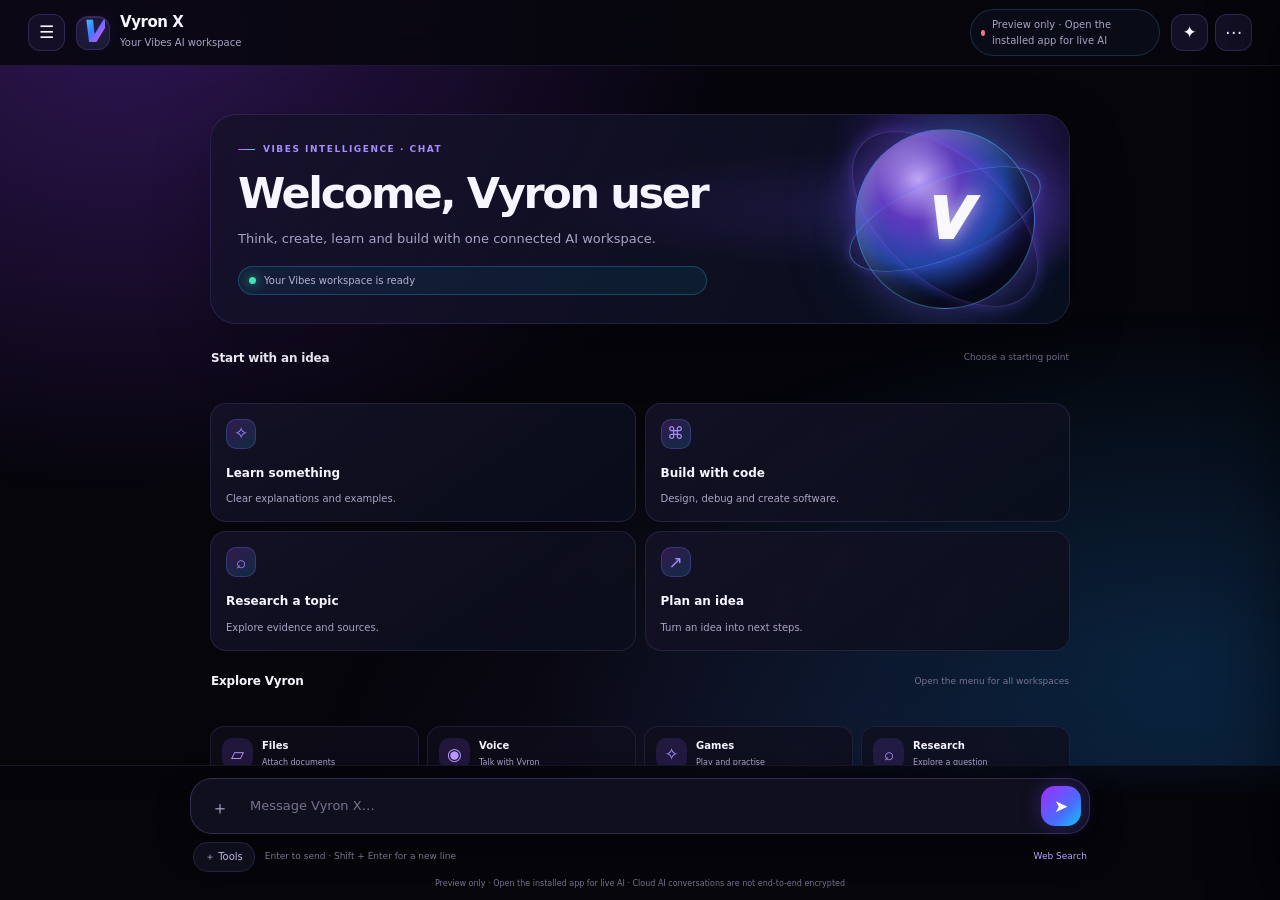
<file: VyronX/app/src/main/assets/vyron/index.html>
<!doctype html>
<html lang="en" data-theme="vibes">
<head>
<meta charset="utf-8">
<meta name="viewport" content="width=device-width, initial-scale=1, viewport-fit=cover">
<meta name="theme-color" content="#060713">
<meta name="color-scheme" content="dark light">
<meta http-equiv="Content-Security-Policy" content="default-src 'none'; script-src 'sha256-dBngwMxZv3cdcZd6KHBiAvwBTnxflR2Amgm6mso7zkU='; style-src 'unsafe-inline'; img-src 'self' data: blob:; font-src 'self' data:; connect-src 'none'; frame-src 'none'; child-src 'none'; object-src 'none'; base-uri 'none'; form-action 'none'">
<meta name="description" content="Vyron X — your Vibes AI workspace for conversations, code, research, files and voice.">
<title>Vyron X · Vibes</title>
<style>
:root{color-scheme:dark;--bg:#060713;--surface:rgba(13,16,36,.82);--panel:rgba(12,15,35,.88);--card:rgba(19,24,52,.82);--card-2:rgba(26,29,66,.78);--line:rgba(139,126,255,.22);--line-strong:rgba(71,190,255,.45);--text:#f7f6ff;--muted:#aaa8cf;--muted-2:#7e83b0;--purple:#a955ff;--magenta:#e044ff;--blue:#397dff;--cyan:#22dcf6;--green:#35e3ad;--danger:#ff7187;--user:rgba(72,47,133,.42);--code:#050817;--glow-a:rgba(176,66,255,.22);--glow-b:rgba(24,197,255,.18);--shadow:0 22px 70px rgba(0,0,0,.42);--radius:20px;--sidebar:258px;--inspector:310px}
[data-theme=aurora]{--bg:#0b0618;--surface:rgba(25,12,43,.84);--panel:rgba(20,10,38,.9);--card:rgba(38,17,58,.8);--card-2:rgba(49,20,70,.78);--purple:#c04dff;--magenta:#f04cff;--blue:#6d70ff;--cyan:#35e8ec;--line:rgba(223,91,255,.22);--line-strong:rgba(58,226,241,.46);--glow-a:rgba(214,50,255,.24);--glow-b:rgba(40,222,232,.16);--user:rgba(92,32,126,.38)}
[data-theme=ocean]{--bg:#041020;--surface:rgba(8,24,48,.86);--panel:rgba(7,21,44,.92);--card:rgba(10,35,65,.82);--card-2:rgba(14,46,79,.8);--purple:#647cff;--magenta:#7a71ff;--blue:#328bff;--cyan:#28e0f1;--line:rgba(77,155,255,.22);--line-strong:rgba(43,212,244,.48);--glow-a:rgba(47,109,255,.22);--glow-b:rgba(26,217,243,.17);--user:rgba(29,66,130,.4)}
[data-theme=emerald]{--bg:#041515;--surface:rgba(8,31,34,.86);--panel:rgba(6,26,30,.92);--card:rgba(10,43,46,.82);--card-2:rgba(13,55,56,.8);--purple:#8d82ff;--magenta:#cf68ee;--blue:#438cff;--cyan:#3ce8cb;--green:#45efb3;--line:rgba(73,222,187,.2);--line-strong:rgba(61,235,195,.47);--glow-a:rgba(91,89,255,.17);--glow-b:rgba(39,231,179,.18);--user:rgba(17,93,84,.35)}
[data-theme=royal]{--bg:#110819;--surface:rgba(34,15,39,.87);--panel:rgba(27,12,34,.92);--card:rgba(48,20,49,.82);--card-2:rgba(58,23,57,.8);--purple:#c05cff;--magenta:#f05dbd;--blue:#786dff;--cyan:#f0a7d8;--line:rgba(235,111,198,.22);--line-strong:rgba(250,166,203,.45);--glow-a:rgba(231,59,174,.2);--glow-b:rgba(255,173,109,.14);--user:rgba(110,34,90,.36)}
[data-theme=amoled]{--bg:#000;--surface:rgba(7,6,13,.92);--panel:rgba(5,5,12,.96);--card:rgba(12,10,19,.88);--card-2:rgba(19,14,31,.84);--glow-a:rgba(170,49,255,.17);--glow-b:rgba(24,190,242,.13)}
[data-theme=light]{color-scheme:light;--bg:#f1f4ff;--surface:rgba(255,255,255,.78);--panel:rgba(247,249,255,.88);--card:rgba(255,255,255,.82);--card-2:rgba(239,242,255,.88);--line:rgba(89,93,170,.18);--line-strong:rgba(88,121,229,.38);--text:#19192f;--muted:#626985;--muted-2:#858ba5;--purple:#8650e8;--magenta:#c13dd8;--blue:#4777e9;--cyan:#009fc4;--green:#078c70;--user:rgba(221,224,255,.86);--code:#edf0fb;--glow-a:rgba(151,91,237,.12);--glow-b:rgba(17,177,221,.1);--shadow:0 18px 50px rgba(39,50,95,.10)}
*{box-sizing:border-box}html,body{height:100%;margin:0}body{background:var(--bg);color:var(--text);font:14px/1.55 Inter,ui-sans-serif,system-ui,-apple-system,"Segoe UI",Roboto,sans-serif;overflow:hidden}button,textarea{font:inherit;color:inherit}button{cursor:pointer}button:disabled{opacity:.48;cursor:not-allowed}:focus-visible{outline:2px solid var(--cyan);outline-offset:3px}::selection{background:rgba(168,85,247,.35)}
.app{display:grid;grid-template-columns:var(--sidebar) minmax(0,1fr) var(--inspector);height:100vh;height:100dvh;overflow:hidden;position:relative;background:radial-gradient(ellipse at 8% 0%,var(--glow-a),transparent 42%),radial-gradient(ellipse at 100% 92%,var(--glow-b),transparent 42%),var(--bg)}.app.panel-hidden{grid-template-columns:var(--sidebar) minmax(0,1fr)}.app.panel-hidden .panel{display:none}
.sidebar{position:relative;z-index:30;display:flex;flex-direction:column;gap:18px;min-width:0;overflow-y:auto;padding:22px 15px 14px;background:linear-gradient(180deg,var(--panel),color-mix(in srgb,var(--panel) 94%,var(--purple)));border-right:1px solid var(--line)}.brand{display:flex;align-items:center;gap:11px;padding:0 7px 8px}.logo{width:48px;height:48px;flex:none;display:grid;place-items:center;border-radius:15px}.logo{border:1px solid var(--line-strong);background:linear-gradient(145deg,color-mix(in srgb,var(--purple) 22%,transparent),color-mix(in srgb,var(--blue) 14%,transparent));box-shadow:inset 0 1px 0 rgba(255,255,255,.12),0 0 22px var(--glow-a);backdrop-filter:blur(14px)}.brand-mark{font-size:39px;font-weight:950;font-style:italic;line-height:.9;letter-spacing:-.12em;padding-right:5px;background:linear-gradient(125deg,var(--cyan) 4%,var(--blue) 45%,var(--magenta) 84%);background-clip:text;-webkit-background-clip:text;color:transparent;-webkit-text-fill-color:transparent;filter:drop-shadow(0 0 9px var(--glow-a))}.brand-name{font-size:22px;font-weight:780;letter-spacing:-.055em;line-height:1}.brand-name b{background:linear-gradient(95deg,#c04fff,#22d8f5);background-clip:text;color:transparent}.brand-tag{font-size:10px;color:var(--muted);letter-spacing:.07em;margin-top:6px}.sidebar-new{width:100%;border:1px solid var(--line-strong);border-radius:14px;padding:12px 14px;background:linear-gradient(105deg,rgba(119,57,232,.23),rgba(30,114,255,.14));text-align:left;font-weight:650;box-shadow:0 10px 28px rgba(45,58,160,.13)}.sidebar-new span{margin-right:9px;color:var(--cyan);font-size:17px}.nav{display:flex;flex-direction:column;gap:5px}.nav button{width:100%;display:flex;align-items:center;gap:12px;position:relative;border:1px solid transparent;background:transparent;padding:10px 12px;border-radius:12px;text-align:left;color:var(--muted);font-size:13px;transition:background .18s,border-color .18s,color .18s}.nav button:hover,.recent button:hover{background:rgba(107,113,255,.10);color:var(--text)}.nav button[aria-current=page]{border-color:rgba(111,105,255,.28);background:linear-gradient(100deg,rgba(137,65,240,.22),rgba(30,129,255,.11));color:var(--text);box-shadow:inset 2px 0 0 var(--magenta)}.nav .ico{width:23px;text-align:center;color:var(--cyan);font-size:17px}.nav .dot{position:absolute;right:13px;width:7px;height:7px;border-radius:50%;background:var(--green);box-shadow:0 0 9px var(--green)}.section-label{font-size:10px;color:var(--muted-2);text-transform:uppercase;letter-spacing:.13em;padding:13px 7px 3px;border-top:1px solid var(--line)}.recent{list-style:none;margin:0;padding:0;display:flex;flex-direction:column;gap:3px}.recent button{width:100%;border:0;background:transparent;text-align:left;padding:8px 10px;border-radius:10px;color:var(--muted);white-space:nowrap;overflow:hidden;text-overflow:ellipsis;font-size:11.5px}.recent button[aria-current=true]{background:var(--card-2);color:var(--text)}.recent-empty{color:var(--muted-2);font-size:11px;padding:9px 10px}.user-card{margin-top:auto;display:flex;align-items:center;gap:10px;padding:13px 6px 5px;border-top:1px solid var(--line);min-width:0}.avatar{width:38px;height:38px;border-radius:13px;background:linear-gradient(145deg,#05cce9,#6654fa 56%,#b239ee);display:grid;place-items:center;font-weight:850;flex:none;color:white;box-shadow:0 0 19px rgba(77,113,255,.27)}.user-meta{min-width:0;flex:1}.user-name{font-size:12px;font-weight:700;overflow:hidden;text-overflow:ellipsis;white-space:nowrap}.user-email{font-size:10px;color:var(--muted);overflow:hidden;text-overflow:ellipsis;white-space:nowrap}.plan{font-size:10px;color:var(--green);margin-top:3px}
.chat{position:relative;isolation:isolate;display:flex;flex-direction:column;min-width:0;min-height:0;background:var(--bg);overflow:hidden}.chat::before{content:"";position:absolute;z-index:-1;inset:0;background:radial-gradient(ellipse at 8% 4%,var(--glow-a),transparent 38%),radial-gradient(ellipse at 92% 74%,var(--glow-b),transparent 39%),radial-gradient(ellipse at 54% 112%,color-mix(in srgb,var(--purple) 9%,transparent),transparent 45%);opacity:.95;pointer-events:none}.chat>*{position:relative;z-index:1}.topbar{display:flex;align-items:center;gap:11px;padding:12px clamp(14px,2.5vw,28px);border-bottom:1px solid var(--line);background:color-mix(in srgb,var(--surface) 82%,transparent);backdrop-filter:blur(18px);min-height:70px}.top-brand{display:flex;align-items:center;gap:10px;min-width:0;flex:1}.top-mark{width:37px;height:37px;display:grid;place-items:center;flex:none}.top-mark{border-radius:12px;background:linear-gradient(145deg,color-mix(in srgb,var(--purple) 15%,transparent),color-mix(in srgb,var(--cyan) 10%,transparent));border:1px solid var(--line);box-shadow:inset 0 1px 0 rgba(255,255,255,.1)}.top-mark .brand-mark{font-size:31px}.top-title{display:flex;flex-direction:column;min-width:0}.top-title b{font-size:16px;letter-spacing:-.03em;line-height:1.15}.top-title span{font-size:10px;color:var(--muted);margin-top:4px;overflow:hidden;text-overflow:ellipsis;white-space:nowrap}.top-actions{display:flex;gap:8px;align-items:center}.icon-btn{width:39px;height:39px;border-radius:13px;border:1px solid var(--line);background:var(--card);display:grid;place-items:center;flex:none;color:var(--text);font-size:17px;transition:transform .18s,border-color .18s,background .18s}.icon-btn:hover{border-color:var(--line-strong);transform:translateY(-1px)}.icon-btn[aria-pressed=true]{border-color:var(--cyan);color:var(--cyan);background:rgba(24,215,245,.09)}.menu-btn{display:none}.connection-pill{display:inline-flex;align-items:center;gap:7px;border:1px solid var(--line);border-radius:99px;padding:6px 10px;font-size:10px;color:var(--muted);max-width:190px}.connection-pill .status-dot{width:6px;height:6px;border-radius:50%;background:var(--green);box-shadow:0 0 8px var(--green)}.connection-pill .status-dot.offline{background:var(--danger);box-shadow:none}
.messages{flex:1;overflow-y:auto;padding:clamp(16px,3vh,30px) clamp(14px,4vw,46px) 26px;display:flex;flex-direction:column;gap:23px;min-height:0;scroll-behavior:smooth;overscroll-behavior:contain}.welcome{max-width:900px;width:100%;margin:auto;display:flex;flex-direction:column;padding:12px 0 24px;gap:20px}.welcome-hero{position:relative;isolation:isolate;overflow:hidden;min-height:200px;border:1px solid var(--line-strong);border-radius:26px;padding:clamp(22px,4vw,38px);background:linear-gradient(110deg,rgba(87,39,170,.29),rgba(12,72,143,.23) 58%,rgba(10,17,42,.75));box-shadow:0 24px 70px rgba(23,28,110,.19),inset 0 1px 0 rgba(255,255,255,.06)}.welcome-hero::before{content:"";position:absolute;z-index:-1;width:280px;height:280px;right:-36px;top:-86px;border-radius:50%;background:radial-gradient(circle,rgba(31,211,255,.18),rgba(142,41,245,.16) 42%,transparent 70%);filter:blur(4px)}.hero-orb{position:absolute;right:clamp(16px,5vw,62px);top:50%;transform:translateY(-50%);width:138px;height:138px;border-radius:50%;border:1px solid rgba(79,196,255,.42);background:radial-gradient(circle at 35% 28%,rgba(29,227,255,.42),rgba(89,74,255,.18) 42%,rgba(126,37,214,.13) 64%,transparent 70%);box-shadow:0 0 45px rgba(76,86,255,.25),inset 0 0 40px rgba(45,199,255,.15)}.hero-orb::before,.hero-orb::after{content:"";position:absolute;inset:14px;border:1px solid rgba(119,125,255,.45);border-radius:50%;transform:rotate(-28deg) scaleX(1.22)}.hero-orb::after{inset:28px;border-color:rgba(31,218,245,.6);transform:rotate(38deg) scaleX(1.18)}.hero-orb span{position:absolute;inset:0;display:grid;place-items:center;font-size:51px;font-weight:950;letter-spacing:-.14em;color:white;text-shadow:0 0 20px #37dfff,0 0 35px #983eff}.eyebrow{display:flex;align-items:center;gap:8px;color:#78eaff;font-size:10px;font-weight:750;letter-spacing:.15em;text-transform:uppercase}.eyebrow::before{content:"";width:17px;height:1px;background:linear-gradient(90deg,var(--magenta),var(--cyan))}.welcome h1{font-size:clamp(27px,4.1vw,42px);letter-spacing:-.055em;line-height:1.08;margin:16px 0 10px;max-width:580px}.welcome h1 .shine{background:linear-gradient(95deg,#d46aff,#55caff);background-clip:text;color:transparent}.welcome p{color:var(--muted);max-width:530px;margin:0;font-size:13px}.hero-copy{position:relative;z-index:2;max-width:66%}.hero-status{display:inline-flex;align-items:center;gap:7px;margin-top:18px;border:1px solid rgba(24,215,245,.25);background:rgba(24,215,245,.07);border-radius:99px;padding:6px 10px;color:#9deeff;font-size:10px}.hero-status i{width:6px;height:6px;border-radius:50%;background:var(--green);box-shadow:0 0 7px var(--green)}.section-heading{display:flex;align-items:end;justify-content:space-between;gap:12px;margin-top:2px}.section-heading strong{font-size:14px;letter-spacing:-.015em}.section-heading span{font-size:10px;color:var(--muted)}.welcome-prompts{display:grid;grid-template-columns:repeat(4,minmax(0,1fr));gap:10px;width:100%;margin-top:0}.prompt-card{position:relative;min-height:112px;border:1px solid var(--line);background:linear-gradient(155deg,var(--card-2),color-mix(in srgb,var(--surface) 80%,transparent));padding:14px;border-radius:17px;text-align:left;font-size:11px;line-height:1.5;color:var(--muted);transition:transform .18s,border-color .18s,box-shadow .18s;overflow:hidden}.prompt-card:hover{border-color:var(--line-strong);transform:translateY(-2px);box-shadow:0 12px 28px rgba(58,65,150,.13)}.prompt-card b{display:block;font-size:12px;color:var(--text);margin:10px 0 4px}.prompt-icon{display:grid;place-items:center;width:30px;height:30px;border-radius:10px;background:linear-gradient(145deg,rgba(176,68,255,.20),rgba(27,194,255,.15));border:1px solid rgba(117,126,255,.25);color:#7feaff;font-size:15px}.ecosystem-row{display:grid;grid-template-columns:repeat(3,minmax(0,1fr));gap:10px}.eco-card{display:flex;align-items:center;gap:11px;text-align:left;border:1px solid var(--line);border-radius:15px;padding:12px;background:rgba(11,17,38,.66);min-width:0}.eco-card:hover{border-color:var(--line-strong);background:var(--card)}.eco-icon{width:34px;height:34px;border-radius:11px;display:grid;place-items:center;flex:none;background:rgba(91,91,255,.14);color:#92caff;font-size:17px}.eco-card b{display:block;font-size:11px}.eco-card small{display:block;color:var(--muted);font-size:10px;margin-top:2px}.home-footnote{font-size:10px;color:var(--muted-2);text-align:center;margin:0}
.msg{max-width:100%;display:flex;flex-direction:column;gap:7px;animation:message-in .2s ease-out}.msg.user{align-self:flex-end;max-width:min(760px,88%);align-items:flex-end}.msg.assistant{align-self:flex-start;max-width:min(920px,100%)}@keyframes message-in{from{opacity:0;transform:translateY(5px)}to{opacity:1;transform:translateY(0)}}.meta{display:flex;gap:8px;align-items:center;font-size:10px;color:var(--muted)}.meta b{color:var(--text);font-weight:700}.pill{font-size:9px;color:#92eaff;border:1px solid rgba(24,215,245,.3);background:rgba(24,215,245,.07);border-radius:999px;padding:2px 8px}.bubble{background:linear-gradient(145deg,rgba(35,42,91,.93),rgba(19,30,65,.90));border:1px solid rgba(108,127,255,.25);border-radius:18px;padding:13px 16px;overflow-wrap:anywhere;max-width:100%;box-shadow:0 12px 32px rgba(0,0,0,.12)}[data-theme=light] .bubble{background:linear-gradient(145deg,#edf0ff,#f7f8ff)}.msg.assistant .bubble{background:transparent;border:0;padding:0;width:100%;box-shadow:none}.bubble p{margin:0 0 10px}.bubble p:last-child{margin-bottom:0}.bubble ul,.bubble ol{margin:7px 0 11px;padding-left:23px}.bubble li{margin:4px 0}.bubble a{color:var(--cyan);text-decoration:underline;overflow-wrap:anywhere}.inline-code{font-family:ui-monospace,Consolas,monospace;background:var(--code);border:1px solid var(--line);padding:2px 5px;border-radius:6px;font-size:.92em}.codeblock{margin:13px 0;border:1px solid var(--line-strong);border-radius:15px;overflow:hidden;background:var(--code);min-width:0;box-shadow:0 12px 35px rgba(0,0,0,.18)}.cb-head{display:flex;align-items:center;gap:10px;padding:9px 12px;border-bottom:1px solid var(--line);font-size:10px;background:rgba(85,104,214,.08)}.cb-name{flex:1;min-width:0;overflow:hidden;text-overflow:ellipsis;white-space:nowrap;color:var(--muted)}.cb-lang{color:#8ddfff}.cb-copy{border:1px solid var(--line);background:var(--card);border-radius:8px;padding:5px 9px;font-size:10px;flex:none}.codeblock pre{margin:0;padding:13px 15px;overflow:auto;font:12px/1.65 ui-monospace,SFMono-Regular,Menlo,Consolas,monospace;white-space:pre;max-height:440px}.typing{display:flex;gap:6px;padding:12px 14px;align-items:center;color:var(--muted);font-size:11px;border:1px solid var(--line);border-radius:14px;background:var(--card);width:max-content}.typing i{width:6px;height:6px;border-radius:50%;background:var(--cyan);animation:bob 1s infinite ease-in-out}.typing i:nth-child(2){animation-delay:.15s}.typing i:nth-child(3){animation-delay:.3s}@keyframes bob{0%,80%,100%{opacity:.3;transform:translateY(0)}40%{opacity:1;transform:translateY(-4px)}}.message-actions{display:flex;gap:6px;flex-wrap:wrap;margin-top:5px}.message-actions button{border:1px solid var(--line);background:var(--card);border-radius:9px;padding:5px 9px;font-size:10px;color:var(--muted)}.message-actions button:hover{border-color:var(--line-strong);color:var(--text)}.message-error{color:var(--danger);font-size:12px;padding:10px 12px;border:1px solid color-mix(in srgb,var(--danger) 45%,transparent);border-radius:12px;background:color-mix(in srgb,var(--danger) 8%,transparent)}
.composer-wrap{padding:11px clamp(12px,3vw,30px) max(12px,env(safe-area-inset-bottom));background:linear-gradient(0deg,var(--bg),color-mix(in srgb,var(--bg) 88%,transparent));border-top:1px solid var(--line)}.composer-shell{max-width:1050px;margin:auto}.attach-strip{display:none;gap:7px;flex-wrap:wrap;margin:0 0 8px}.attach-strip.show{display:flex}.attachment-chip{display:flex;align-items:center;gap:7px;border:1px solid var(--line);background:var(--panel);border-radius:9px;padding:5px 8px;font-size:10px;max-width:100%}.attachment-chip span{overflow:hidden;text-overflow:ellipsis;white-space:nowrap;max-width:190px}.attachment-chip button{border:0;background:transparent;color:var(--muted);font-size:14px;padding:0 2px}.attachment-note{font-size:10px;color:var(--muted);padding:0 4px 6px;display:none}.attachment-note.show{display:block}.composer{display:flex;align-items:flex-end;gap:8px;background:color-mix(in srgb,var(--card) 92%,transparent);border:1px solid var(--line-strong);border-radius:20px;padding:8px 8px 8px 10px;box-shadow:0 0 0 1px rgba(93,102,255,.06),0 16px 45px rgba(0,0,0,.22)}.composer:focus-within{border-color:rgba(35,208,245,.62);box-shadow:0 0 0 3px rgba(35,208,245,.07),0 18px 50px rgba(0,0,0,.22)}.composer .icon-btn{width:36px;height:36px;border:0;background:transparent;color:var(--muted);font-size:18px}.composer textarea{flex:1;min-width:0;border:0;background:transparent;resize:none;padding:8px 4px;max-height:160px;min-height:38px;outline:none;line-height:1.5;font-size:13px}.composer textarea::placeholder{color:var(--muted-2)}.send{width:42px;height:42px;border:0;border-radius:14px;background:linear-gradient(135deg,#a42bff,#476dff 62%,#11c9ed);color:#fff;flex:none;font-size:17px;box-shadow:0 0 20px rgba(103,69,255,.35);transition:transform .18s}.send:hover{transform:scale(1.04)}.quick{display:flex;flex-wrap:wrap;align-items:center;gap:7px;margin-top:9px}.quick button{border:1px solid var(--line);background:rgba(14,21,46,.72);border-radius:10px;padding:6px 10px;font-size:10px;color:var(--muted)}[data-theme=light] .quick button{background:var(--card)}.quick button[aria-pressed=true]{border-color:rgba(24,215,245,.38);color:var(--cyan);background:rgba(24,215,245,.08)}.foot{font-size:9px;color:var(--muted-2);text-align:center;margin:9px 0 0}
.panel{position:relative;z-index:20;background:color-mix(in srgb,var(--panel) 94%,transparent);backdrop-filter:blur(18px);border-left:1px solid var(--line);padding:15px 13px;overflow-y:auto;display:flex;flex-direction:column;gap:12px;min-width:0}.panel-heading{display:flex;align-items:center;justify-content:space-between;padding:2px 3px 5px}.panel-heading strong{font-size:13px}.panel-heading span{font-size:10px;color:var(--muted)}.panel-section{background:color-mix(in srgb,var(--surface) 88%,transparent);border:1px solid var(--line);border-radius:16px;padding:12px}.panel h3{margin:0 0 10px;font-size:11px;display:flex;align-items:center;justify-content:space-between;gap:8px;letter-spacing:.02em}.badge{font-size:9px;color:var(--cyan);background:rgba(24,215,245,.08);border:1px solid rgba(24,215,245,.22);padding:2px 7px;border-radius:99px}.tools{display:grid;grid-template-columns:repeat(4,minmax(0,1fr));gap:6px}.tool{display:flex;flex-direction:column;align-items:center;justify-content:center;gap:5px;border:1px solid var(--line);background:var(--card);border-radius:12px;padding:10px 3px;font-size:9px;color:var(--muted);line-height:1.3}.tool-icon{font-size:17px;color:#9d80ff}.tool[aria-pressed=true]{border-color:rgba(24,215,245,.4);color:var(--cyan);background:rgba(24,215,245,.07)}.chips{display:flex;flex-wrap:wrap;gap:6px}.chips button{border:1px solid var(--line);background:var(--card);border-radius:99px;padding:6px 9px;font-size:9px;color:var(--muted)}.chips button[aria-pressed=true]{border-color:var(--line-strong);color:var(--cyan)}.hint{font-size:9px;line-height:1.5;color:var(--muted);margin:9px 1px}.source-list,.file-list{list-style:none;margin:0;padding:0;display:flex;flex-direction:column;gap:8px}.source-list li,.file-list li{display:flex;align-items:flex-start;gap:8px;min-width:0;padding:8px 0;border-bottom:1px solid var(--line)}.source-list li:last-child,.file-list li:last-child{border-bottom:0}.source-empty,.file-empty{font-size:10px;color:var(--muted);line-height:1.5}.source-icon{width:25px;height:25px;border-radius:8px;display:grid;place-items:center;background:rgba(79,106,255,.15);flex:none}.source-main{min-width:0;flex:1}.source-title{font-size:10px;font-weight:650;overflow-wrap:anywhere}.source-url{font-size:9px;color:var(--cyan);overflow-wrap:anywhere;margin-top:2px}.btn-row{display:flex;gap:7px;margin-top:9px}.btn{border:1px solid var(--line);background:var(--card);border-radius:9px;padding:7px 9px;font-size:9px;flex:1}.btn.primary{border-color:rgba(24,215,245,.35);background:linear-gradient(100deg,rgba(122,57,232,.24),rgba(25,150,216,.15));color:var(--text)}.status-line{display:flex;align-items:center;gap:7px;color:var(--muted);font-size:9px;padding:6px 4px;margin-top:auto}.status-dot{width:7px;height:7px;border-radius:50%;background:var(--green);box-shadow:0 0 8px var(--green)}.status-dot.offline{background:var(--danger);box-shadow:none}.toast{position:fixed;z-index:100;left:50%;bottom:22px;transform:translate(-50%,18px);opacity:0;pointer-events:none;max-width:min(90vw,480px);padding:10px 14px;border:1px solid var(--line-strong);border-radius:12px;background:var(--card);box-shadow:var(--shadow);font-size:11px;text-align:center;transition:opacity .2s,transform .2s}.toast.show{opacity:1;transform:translate(-50%,0)}.mobile-dock{display:none}
@media(max-width:1180px){.app{grid-template-columns:var(--sidebar) minmax(0,1fr)}.app.panel-hidden{grid-template-columns:var(--sidebar) minmax(0,1fr)}.panel{position:absolute;right:0;top:0;bottom:0;width:min(340px,88vw);box-shadow:-22px 0 60px rgba(0,0,0,.34);transform:translateX(105%);transition:transform .23s ease}.app.panel-open .panel{display:flex;transform:translateX(0)}.app.panel-hidden .panel{display:flex;transform:translateX(105%)}.panel-open::after{content:"";position:absolute;inset:0;background:rgba(0,0,0,.32);z-index:15}.messages{padding-left:clamp(14px,4vw,36px);padding-right:clamp(14px,4vw,36px)}}
@media(max-width:760px){.app{display:block}.sidebar{position:fixed;inset:0 auto 0 0;width:min(290px,86vw);height:100dvh;transform:translateX(-105%);transition:transform .23s ease;box-shadow:20px 0 70px rgba(0,0,0,.45)}.app.nav-open .sidebar{transform:translateX(0)}.app.nav-open::after{content:"";position:fixed;inset:0;background:rgba(0,0,0,.42);z-index:25}.chat{height:100dvh;height:100%;min-height:0}.topbar{min-height:60px;padding:9px 12px}.menu-btn{display:grid}.connection-pill{display:none}.top-mark{width:32px;height:32px}.top-title b{font-size:14px}.icon-btn{width:36px;height:36px;border-radius:12px}.messages{padding:15px 13px 20px;gap:18px}.welcome{padding:6px 0 20px;gap:15px}.welcome-hero{min-height:175px;border-radius:21px;padding:22px 18px}.hero-copy{max-width:76%}.welcome h1{font-size:27px;margin:13px 0 8px}.welcome p{font-size:11px}.hero-orb{width:92px;height:92px;right:-7px;opacity:.72}.hero-orb span{font-size:36px}.hero-status{margin-top:13px;font-size:9px}.section-heading strong{font-size:12px}.welcome-prompts{grid-template-columns:repeat(2,minmax(0,1fr));gap:8px}.prompt-card{min-height:104px;padding:11px;font-size:10px}.prompt-card b{font-size:11px}.ecosystem-row{grid-template-columns:repeat(2,minmax(0,1fr));gap:8px}.eco-card{padding:10px}.composer-wrap{padding:8px 10px max(10px,env(safe-area-inset-bottom));padding-bottom:calc(70px + env(safe-area-inset-bottom))}.composer{border-radius:18px}.composer textarea{font-size:12px}.quick{gap:5px;flex-wrap:nowrap;overflow-x:auto;padding-bottom:2px;scrollbar-width:none}.quick::-webkit-scrollbar{display:none}.quick button{white-space:nowrap;font-size:9px;padding:6px 8px}.foot{font-size:8px}.mobile-dock{display:flex;position:fixed;z-index:12;left:10px;right:10px;bottom:max(8px,env(safe-area-inset-bottom));height:49px;align-items:center;justify-content:space-around;padding:4px 7px;border:1px solid var(--line-strong);border-radius:17px;background:color-mix(in srgb,var(--panel) 90%,transparent);backdrop-filter:blur(20px);box-shadow:0 10px 35px rgba(0,0,0,.32)}.mobile-dock button{border:0;background:transparent;color:var(--muted);font-size:17px;display:grid;place-items:center;gap:1px;min-width:46px;padding:3px 7px}.mobile-dock button span{font-size:8px}.mobile-dock button.active{color:var(--cyan)}.mobile-dock .dock-create{width:39px;height:39px;border-radius:13px;color:white;background:linear-gradient(145deg,#a42bff,#396fff,#11c9ed);font-size:20px;box-shadow:0 0 17px rgba(99,73,255,.42)}.msg.user{max-width:93%}.codeblock pre{font-size:11px}.panel{width:min(340px,90vw)}.toast{bottom:74px}}
@media(max-width:390px){.top-actions{gap:5px}.top-actions .icon-btn{width:33px;height:33px}.hero-copy{max-width:83%}.hero-orb{right:-28px;opacity:.54}.welcome h1{font-size:24px}.eco-card{gap:8px}.eco-icon{width:30px;height:30px}.quick button{font-size:8px}}
@media(prefers-reduced-motion:reduce){*,*::before,*::after{scroll-behavior:auto!important;animation-duration:.01ms!important;animation-iteration-count:1!important;transition-duration:.01ms!important}}

/* VYRON X VISUAL RESET — Vibes signature */
.nav-card[hidden],.recent li[hidden]{display:none!important}
:root{--bg:#05050a;--surface:rgba(13,12,24,.88);--panel:rgba(9,8,18,.97);--card:rgba(17,16,31,.88);--card-2:rgba(27,22,48,.88);--line:rgba(145,113,255,.20);--line-strong:rgba(91,178,255,.46);--text:#f7f5ff;--muted:#a9a4c5;--muted-2:#77718f;--purple:#9b5cff;--magenta:#e14dff;--blue:#397dff;--cyan:#37d8ff;--glow-a:rgba(147,65,255,.20);--glow-b:rgba(31,154,255,.16);--radius:22px}
html,body{background:#05050a}body{background:radial-gradient(ellipse at 12% 4%,rgba(115,45,205,.14),transparent 38%),radial-gradient(ellipse at 95% 95%,rgba(29,110,222,.13),transparent 42%),#05050a}
.app{display:block;height:100dvh;min-height:0;background:transparent;overflow:hidden}
.chat{height:100dvh;min-height:0;background:transparent}
.topbar{min-height:62px;padding:9px clamp(12px,3vw,28px);border-bottom:1px solid rgba(151,123,255,.14);background:rgba(7,6,13,.84);backdrop-filter:blur(22px)}
.top-brand{flex:1}.top-mark{width:34px;height:34px;border-radius:12px}.top-mark .brand-mark{font-size:29px}.top-title b{font-size:15px}.top-title span{font-size:10px}.menu-btn{display:grid}.top-actions{gap:7px}.icon-btn{width:37px;height:37px;border-radius:12px;background:rgba(24,19,44,.78);border-color:rgba(154,126,255,.21)}
.connection-pill{padding:7px 10px;border-radius:999px;background:rgba(14,18,35,.55);border-color:rgba(88,201,255,.18);font-size:10px}
.sidebar{position:fixed;inset:0;z-index:90;width:100%;height:100dvh;min-width:0;display:grid;grid-template-rows:auto auto minmax(0,1fr) auto;gap:0;padding:max(18px,env(safe-area-inset-top)) clamp(16px,4vw,46px) max(15px,env(safe-area-inset-bottom));overflow:hidden;transform:translateY(105%);transition:transform .28s cubic-bezier(.2,.85,.25,1);background:radial-gradient(ellipse at 15% 0%,rgba(121,57,218,.21),transparent 42%),radial-gradient(ellipse at 100% 90%,rgba(22,134,235,.16),transparent 45%),linear-gradient(145deg,#080710,#05060d 55%,#080711);border:0;box-shadow:0 0 0 1px rgba(170,134,255,.13) inset}
#app.nav-open .sidebar{transform:translateY(0)}
#app.nav-open::after{display:none}
.drawer-head{display:flex;align-items:center;justify-content:space-between;gap:14px;padding:2px 1px 18px;border-bottom:1px solid rgba(157,128,255,.16)}
.drawer-head .brand{padding:0;gap:13px}.drawer-head .logo{width:48px;height:48px;border-radius:16px}.drawer-head .brand-name{font-size:24px}.drawer-head .brand-tag{font-size:9px}.drawer-close{width:42px;height:42px;font-size:25px;border-radius:14px;background:rgba(32,26,53,.74)}
.drawer-actions{display:grid;grid-template-columns:minmax(130px,.32fr) minmax(0,1fr);gap:12px;padding:18px 0 16px}
.sidebar-new{display:flex;align-items:center;justify-content:center;gap:8px;min-height:47px;border:1px solid rgba(90,188,255,.35);border-radius:15px;background:linear-gradient(105deg,rgba(135,63,231,.32),rgba(36,112,255,.20));font-size:13px;box-shadow:0 12px 35px rgba(75,64,184,.17)}
.sidebar-new span{margin:0;font-size:18px}.drawer-search{display:flex;align-items:center;gap:10px;min-width:0;padding:0 14px;border:1px solid rgba(145,125,207,.18);border-radius:15px;background:rgba(13,13,25,.75);color:var(--muted)}.drawer-search>span{font-size:22px;color:var(--cyan)}.drawer-search input{width:100%;min-width:0;border:0;outline:0;background:transparent;color:var(--text);font:inherit;font-size:12px}.drawer-search input::placeholder{color:var(--muted-2)}
.drawer-scroll{min-height:0;overflow-y:auto;overscroll-behavior:contain;padding:1px 1px 14px}.drawer-section-head{display:flex;align-items:center;justify-content:space-between;gap:12px;margin:0 0 10px;padding:0 2px}.drawer-section-head strong{font-size:12px;letter-spacing:.03em}.drawer-section-head span{font-size:9px;letter-spacing:.13em;color:var(--muted-2)}
.nav{display:grid;grid-template-columns:repeat(3,minmax(0,1fr));gap:10px;margin:0 0 20px}
.nav .nav-card{display:flex;align-items:center;gap:12px;min-width:0;min-height:76px;padding:13px;border:1px solid rgba(146,125,210,.16);border-radius:17px;background:linear-gradient(145deg,rgba(23,20,41,.91),rgba(12,13,25,.88));color:var(--text);text-align:left;box-shadow:inset 0 1px 0 rgba(255,255,255,.035);transition:transform .18s,border-color .18s,background .18s}
.nav .nav-card:hover,.nav .nav-card:focus-visible{transform:translateY(-2px);border-color:rgba(71,204,255,.44);background:linear-gradient(145deg,rgba(48,30,81,.82),rgba(15,26,47,.92))}
.nav .nav-card.active,.nav .nav-card[aria-current=page]{border-color:rgba(68,190,255,.43);background:linear-gradient(120deg,rgba(116,52,209,.27),rgba(23,101,197,.18));box-shadow:inset 0 0 0 1px rgba(171,104,255,.08),0 9px 26px rgba(53,53,143,.13)}
.nav .ico{width:39px;height:39px;display:grid;place-items:center;flex:none;border-radius:13px;background:linear-gradient(145deg,rgba(166,85,255,.20),rgba(38,166,255,.12));border:1px solid rgba(127,116,255,.22);font-size:19px;color:#b7a0ff}
.nav-card-copy{display:flex;flex-direction:column;gap:4px;min-width:0}.nav-card-copy b{font-size:12px;font-weight:720;white-space:nowrap}.nav-card-copy small{font-size:9px;line-height:1.35;color:var(--muted);display:-webkit-box;-webkit-line-clamp:2;-webkit-box-orient:vertical;overflow:hidden}
.drawer-recent{padding:14px 0 5px;border-top:1px solid rgba(150,126,225,.15)}.drawer-recent .recent{display:grid;grid-template-columns:repeat(2,minmax(0,1fr));gap:5px 8px;max-height:150px;overflow:auto}.recent button{border:1px solid rgba(144,127,197,.13);background:rgba(17,16,31,.64);padding:8px 10px;font-size:10px;border-radius:10px}.recent button[aria-current=true]{border-color:rgba(63,195,255,.38);background:rgba(80,66,151,.24);color:var(--text)}.recent-empty{font-size:10px;color:var(--muted-2);padding:8px 2px}
.drawer-user{margin-top:12px;padding:13px 3px 0;border-top:1px solid rgba(154,130,224,.18);gap:12px}.drawer-user .avatar{width:40px;height:40px;border-radius:14px}.drawer-user .user-name{font-size:12px}.drawer-user .user-email{font-size:10px}.drawer-user .plan{font-size:9px}.drawer-user-mark{margin-left:auto;font-size:21px;font-weight:950;font-style:italic;letter-spacing:-.12em;background:linear-gradient(130deg,var(--cyan),var(--blue),var(--magenta));background-clip:text;color:transparent;opacity:.72}
.messages{width:100%;max-width:1060px;margin:0 auto;flex:1;min-height:0;overflow-y:auto;overscroll-behavior:contain;padding:clamp(18px,4vh,42px) clamp(14px,4vw,44px) 20px;gap:24px}
.welcome{width:100%;max-width:860px;margin:auto;display:flex;flex-direction:column;gap:25px}.welcome-hero{position:relative;display:flex;align-items:center;min-height:210px;padding:24px 27px;border:1px solid rgba(141,113,226,.18);border-radius:26px;overflow:hidden;background:radial-gradient(ellipse at 86% 45%,rgba(89,59,190,.24),transparent 38%),linear-gradient(120deg,rgba(23,17,43,.94),rgba(10,17,32,.82));box-shadow:0 20px 60px rgba(0,0,0,.24)}.hero-copy{position:relative;z-index:2;max-width:570px}.eyebrow{color:#a98dff;font-size:9px;letter-spacing:.17em;font-weight:750}.welcome-hero h1{font-size:clamp(26px,4.3vw,43px);letter-spacing:-.055em;line-height:1.12;margin:12px 0}.welcome-hero p{max-width:450px;margin:0;color:var(--muted);font-size:13px}.shine{background:linear-gradient(95deg,#b88aff,#6b9eff,#50d8ff);background-clip:text;color:transparent}.hero-status{display:flex;align-items:center;gap:8px;color:#b7b1cf;font-size:10px;margin-top:17px}.hero-status i{width:7px;height:7px;border-radius:50%;background:#3fe4b2;box-shadow:0 0 12px #3fe4b2}
.hero-orb{position:absolute;right:4%;top:50%;width:180px;height:180px;transform:translateY(-50%);display:grid;place-items:center;border-radius:50%;background:radial-gradient(circle at 35% 28%,rgba(201,174,255,.96),rgba(106,63,210,.84) 24%,rgba(37,90,207,.72) 50%,rgba(10,18,54,.08) 72%);box-shadow:0 0 40px rgba(131,81,255,.34),0 0 85px rgba(43,154,255,.15),inset -16px -18px 28px rgba(2,5,18,.68),inset 9px 8px 22px rgba(255,255,255,.25);animation:orb-float 6s ease-in-out infinite}.hero-orb:before,.hero-orb:after{content:"";position:absolute;inset:-13px;border-radius:50%;border:1px solid rgba(103,177,255,.48);transform:rotate(-22deg) scaleY(.38);box-shadow:0 0 18px rgba(104,89,255,.32)}.hero-orb:after{inset:-23px;border-color:rgba(184,96,255,.28);transform:rotate(42deg) scaleY(.55)}.hero-orb span{font-size:57px;font-style:italic;font-weight:950;letter-spacing:-.16em;padding-right:8px;color:rgba(255,255,255,.94);text-shadow:0 0 18px rgba(255,255,255,.62)}@keyframes orb-float{0%,100%{transform:translateY(-50%) scale(1)}50%{transform:translateY(calc(-50% - 7px)) scale(1.035)}}
.section-heading{display:flex;align-items:center;justify-content:space-between;gap:12px;margin:0 1px 10px}.section-heading strong{font-size:12px}.section-heading span{font-size:9px;color:var(--muted-2)}.welcome-prompts{display:grid;grid-template-columns:repeat(2,minmax(0,1fr));gap:9px}.prompt-card{position:relative;display:flex;flex-direction:column;gap:6px;min-height:104px;padding:15px;text-align:left;border:1px solid rgba(139,119,211,.17);border-radius:16px;background:linear-gradient(145deg,rgba(21,18,39,.91),rgba(10,14,27,.86));color:var(--text);font-size:10px;line-height:1.45;transition:transform .18s,border-color .18s}.prompt-card:hover{transform:translateY(-2px);border-color:rgba(62,195,255,.42)}.prompt-card b{font-size:12px}.prompt-card small{font-size:10px;color:var(--muted)}.prompt-icon{font-size:17px;color:#a88bff}.ecosystem-heading{margin-top:-4px}.ecosystem-row{display:grid;grid-template-columns:repeat(4,minmax(0,1fr));gap:8px}.eco-card{display:flex;align-items:center;gap:9px;min-width:0;padding:11px;border:1px solid rgba(138,119,207,.14);border-radius:14px;background:rgba(16,15,29,.72);color:var(--text);text-align:left}.eco-icon{width:31px;height:31px;display:grid;place-items:center;flex:none;border-radius:10px;background:rgba(136,87,246,.16);color:#b89aff}.eco-card span:last-child{display:flex;flex-direction:column;gap:2px;min-width:0}.eco-card b{font-size:10px}.eco-card small{font-size:8px;color:var(--muted)}.home-footnote{font-size:9px;color:var(--muted-2);text-align:center;margin:0}
.composer-wrap{padding:12px clamp(12px,4vw,36px) max(10px,env(safe-area-inset-bottom));background:linear-gradient(0deg,#05050a 75%,rgba(5,5,10,.72));border-top:1px solid rgba(143,121,219,.13)}.composer-shell{max-width:900px}.composer{border-radius:22px;padding:7px 8px 7px 10px;background:rgba(17,16,31,.95);border:1px solid rgba(143,127,212,.27);box-shadow:0 12px 36px rgba(0,0,0,.25)}.composer:focus-within{border-color:rgba(57,205,255,.57);box-shadow:0 0 0 3px rgba(48,176,255,.06),0 14px 40px rgba(0,0,0,.27)}.composer textarea{min-height:40px;font-size:13px;padding:10px 4px}.composer .icon-btn{width:37px;height:37px}.send{width:40px;height:40px;border-radius:14px}.composer-lower{display:flex;align-items:center;gap:10px;padding:8px 3px 0}.quick-toggle{border:1px solid rgba(140,124,208,.19);border-radius:999px;background:rgba(20,18,38,.72);padding:6px 11px;color:#bdb4df;font-size:10px}.quick-toggle[aria-expanded=true]{border-color:rgba(62,197,255,.4);color:var(--cyan)}.composer-hint{font-size:9px;color:var(--muted-2)}.composer-spacer{flex:1}.mode-indicator{font-size:9px;color:#b9a2ff}.quick{display:none;flex-wrap:wrap;gap:6px;margin-top:8px;padding:9px;border:1px solid rgba(145,124,212,.15);border-radius:14px;background:rgba(13,12,25,.94)}.quick.open{display:flex}.quick button{padding:6px 10px;font-size:9px;background:rgba(25,22,44,.9);border-color:rgba(143,123,211,.18)}.foot{font-size:8px;margin-top:6px}
.msg.assistant .bubble{line-height:1.7}.bubble{border-radius:17px}.message-actions{opacity:.82}.message-actions button{font-size:9px;padding:5px 8px}
.panel{position:fixed;z-index:70;top:0;right:0;bottom:0;width:min(390px,92vw);display:flex;padding:max(16px,env(safe-area-inset-top)) 14px max(14px,env(safe-area-inset-bottom));overflow-y:auto;border-left:1px solid var(--line);background:rgba(8,7,16,.98);box-shadow:-22px 0 65px rgba(0,0,0,.48);transform:translateX(105%);transition:transform .24s ease;backdrop-filter:blur(20px)}.app.panel-open .panel{display:flex;transform:translateX(0)}.app.panel-open:after{content:"";position:fixed;inset:0;z-index:60;background:rgba(0,0,0,.48)}.panel-heading{gap:10px}.panel-heading strong{font-size:14px}.panel-close{display:grid;width:32px;height:32px;font-size:20px}.panel-section{background:rgba(19,17,34,.8);border-color:rgba(143,122,208,.15)}.panel h3{font-size:11px}.mobile-dock{display:none!important}
.toast{z-index:120;bottom:max(18px,env(safe-area-inset-bottom));background:rgba(20,17,35,.97);border-color:rgba(75,190,255,.30);font-size:11px}
#workspaceHub{width:100%;max-width:850px;margin:18px auto;padding:clamp(18px,4vw,30px);border:1px solid rgba(148,124,222,.18);border-radius:24px;background:radial-gradient(ellipse at 95% 5%,rgba(107,69,219,.18),transparent 42%),linear-gradient(145deg,rgba(18,16,34,.96),rgba(9,13,25,.92));box-shadow:0 20px 65px rgba(0,0,0,.22)}.hub-eyebrow{color:#b59cff;font-size:9px;letter-spacing:.15em;font-weight:750}.hub-title{margin:8px 0;font-size:clamp(23px,4vw,34px);letter-spacing:-.05em}.hub-desc{max-width:620px;font-size:12px;color:var(--muted);line-height:1.6}.hub-cards{display:grid;grid-template-columns:repeat(2,minmax(0,1fr));gap:9px;margin-top:20px}.hub-card{display:flex;flex-direction:column;gap:6px;min-height:85px;padding:14px;text-align:left;border:1px solid rgba(145,124,217,.17);border-radius:15px;background:rgba(23,20,42,.8);color:var(--text)}.hub-card b{font-size:12px}.hub-card small{font-size:10px;color:var(--muted);line-height:1.4}.hub-card:hover{border-color:rgba(58,194,255,.43);background:rgba(37,28,63,.9)}
@media(max-width:900px){.nav{grid-template-columns:repeat(2,minmax(0,1fr))}.drawer-actions{grid-template-columns:minmax(110px,.36fr) minmax(0,1fr)}.sidebar{padding-left:18px;padding-right:18px}.connection-pill{display:none}}
@media(max-width:600px){.topbar{min-height:56px;padding:8px 11px}.top-brand{gap:8px}.top-mark{width:30px;height:30px}.top-mark .brand-mark{font-size:26px}.top-title b{font-size:13px}.top-title span{font-size:9px;max-width:150px}.top-actions{gap:5px}.icon-btn{width:34px;height:34px}.messages{padding:15px 12px 18px;gap:17px}.welcome{gap:19px}.welcome-hero{min-height:180px;padding:20px 17px}.welcome-hero h1{font-size:27px;max-width:230px}.welcome-hero p{max-width:230px;font-size:11px}.hero-orb{width:110px;height:110px;right:2%}.hero-orb span{font-size:37px}.welcome-prompts{gap:7px}.prompt-card{min-height:98px;padding:11px}.ecosystem-row{grid-template-columns:repeat(2,minmax(0,1fr))}.composer-wrap{padding:9px 10px max(8px,env(safe-area-inset-bottom))}.composer{gap:5px}.composer textarea{font-size:12px}.composer-hint{display:none}.nav{grid-template-columns:repeat(2,minmax(0,1fr));gap:8px}.nav .nav-card{min-height:67px;padding:10px;gap:9px}.nav .ico{width:34px;height:34px;font-size:17px}.nav-card-copy b{font-size:11px}.nav-card-copy small{font-size:8px}.drawer-head{padding-bottom:13px}.drawer-actions{grid-template-columns:1fr;gap:8px;padding:12px 0}.sidebar-new{min-height:42px}.drawer-search{min-height:42px}.drawer-recent .recent{grid-template-columns:1fr 1fr;max-height:115px}.hub-cards{gap:7px}.hub-card{padding:11px;min-height:80px}}
@media(max-height:700px){.drawer-actions{padding:10px 0}.nav{gap:7px;margin-bottom:13px}.nav .nav-card{min-height:60px;padding:8px}.nav .ico{width:31px;height:31px}.drawer-user{margin-top:7px;padding-top:8px}.drawer-recent{padding-top:9px}.drawer-recent .recent{max-height:88px}}
@media(prefers-reduced-motion:reduce){*,*:before,*:after{animation-duration:.01ms!important;animation-iteration-count:1!important;scroll-behavior:auto!important;transition-duration:.01ms!important}}

</style>
</head>
<body>
<div class="app" id="app">
  <aside class="sidebar" id="sidebar" aria-label="Vyron X full-screen navigation drawer" aria-hidden="true">
    <div class="drawer-head">
      <div class="brand">
        <div class="logo" aria-hidden="true"><span class="brand-mark">V</span></div>
        <div><div class="brand-name">Vyron <b>X</b></div><div class="brand-tag">YOUR AI · YOUR KNOWLEDGE</div></div>
      </div>
      <button class="icon-btn drawer-close" type="button" id="drawerClose" aria-label="Close navigation">×</button>
    </div>
    <div class="drawer-actions">
      <button class="sidebar-new" type="button" id="newChat"><span>＋</span>New chat</button>
      <label class="drawer-search"><span aria-hidden="true">⌕</span><input id="drawerSearch" type="search" placeholder="Search tools and conversations…" autocomplete="off" aria-label="Search drawer"></label>
    </div>
    <div class="drawer-scroll">
      <div class="drawer-section-head"><strong>Workspace</strong><span>VIBES ECOSYSTEM</span></div>
      <nav class="nav" id="nav" aria-label="Main navigation">
        <button class="nav-card active" type="button" data-page="chat" data-nav="chat"><span class="ico">◈</span><span class="nav-card-copy"><b>Chat</b><small>Conversations with Vyron</small></span></button>
        <button class="nav-card" type="button" data-page="coding" data-nav="coding"><span class="ico">⌘</span><span class="nav-card-copy"><b>Coding</b><small>Code, debug and build projects</small></span></button>
        <button class="nav-card" type="button" data-page="knowledge" data-nav="knowledge"><span class="ico">▤</span><span class="nav-card-copy"><b>Knowledge</b><small>Explore approved Vibes knowledge</small></span></button>
        <button class="nav-card" type="button" data-page="games" data-nav="games"><span class="ico">✧</span><span class="nav-card-copy"><b>Games</b><small>Quizzes, riddles and word games</small></span></button>
        <button class="nav-card" type="button" data-action="files" data-nav="files"><span class="ico">▱</span><span class="nav-card-copy"><b>Files</b><small>Upload and manage documents</small></span></button>
        <button class="nav-card" type="button" data-action="voice" data-nav="voice"><span class="ico">◉</span><span class="nav-card-copy"><b>Voice</b><small>Speak with Vyron X</small></span></button>
        <button class="nav-card" type="button" data-action="media" data-nav="media"><span class="ico">▧</span><span class="nav-card-copy"><b>Media</b><small>Images and visual workflows</small></span></button>
        <button class="nav-card" type="button" data-page="research" data-nav="research"><span class="ico">⌕</span><span class="nav-card-copy"><b>Research</b><small>Explore topics and sources</small></span></button>
        <button class="nav-card" type="button" data-page="study" data-nav="study"><span class="ico">◫</span><span class="nav-card-copy"><b>Study</b><small>Learn, revise and practise</small></span></button>
        <button class="nav-card" type="button" data-page="tools" data-nav="tools"><span class="ico">⚒</span><span class="nav-card-copy"><b>Tools</b><small>Quantum capabilities and utilities</small></span></button>
        <button class="nav-card" type="button" data-action="settings" data-nav="settings"><span class="ico">⚙</span><span class="nav-card-copy"><b>Settings</b><small>Account and app preferences</small></span></button>
      </nav>
      <section class="drawer-recent">
        <div class="drawer-section-head"><strong>Recent chats</strong><span id="recentCount">HISTORY</span></div>
        <ul class="recent" id="recent"><li class="recent-empty">Your conversations will appear here.</li></ul>
      </section>
    </div>
    <footer class="user-card drawer-user">
      <div class="avatar" id="avatar">V</div>
      <div class="user-meta"><div class="user-name" id="profileName">Vibes user</div><div class="user-email" id="profileEmail">Signed-in account</div><div class="plan" id="profileStatus">Vibes account</div></div>
      <span class="drawer-user-mark" aria-hidden="true">V</span>
    </footer>
  </aside>

  <main class="chat" aria-label="Vyron X chat workspace">
    <header class="topbar">
      <button class="icon-btn menu-btn" id="menuBtn" type="button" aria-label="Open full-screen navigation" aria-controls="sidebar" aria-expanded="false">☰</button>
      <div class="top-brand"><div class="top-mark" aria-hidden="true"><span class="brand-mark">V</span></div><div class="top-title"><b>Vyron X</b><span id="topSubtitle">Your Vibes AI workspace</span></div></div>
      <div class="connection-pill"><span class="status-dot" id="statusDot"></span><span id="connectionStatus">Connecting to Vibes Quantum…</span></div>
      <div class="top-actions">
        <button class="icon-btn" id="themeBtn" type="button" aria-label="Cycle Vibes themes" title="Cycle Vibes themes">✦</button>
        <button class="icon-btn" id="panelBtn" type="button" aria-label="Open Quantum tools and sources" aria-controls="panel" title="Quantum tools and sources">⋯</button>
      </div>
    </header>

    <section class="messages" id="messages" aria-live="polite" aria-label="Conversation">
      <div class="welcome" id="welcome">
        <section class="welcome-hero">
          <div class="hero-copy">
            <div class="eyebrow">VIBES INTELLIGENCE · CHAT</div>
            <h1 id="welcomeTitle">Your ideas, <span class="shine">in motion.</span></h1>
            <p>Think, create, learn and build with one connected AI workspace.</p>
            <div class="hero-status"><i></i><span>Your Vibes workspace is ready</span></div>
          </div>
          <div class="hero-orb" aria-hidden="true"><span>V</span></div>
        </section>
        <div class="section-heading"><strong>Start with an idea</strong><span>Choose a starting point</span></div>
        <div class="welcome-prompts">
          <button class="prompt-card" type="button" data-prompt="Help me understand this topic step by step. Explain the key ideas, give examples and check my understanding."><span class="prompt-icon">✧</span><b>Learn something</b><small>Clear explanations and examples.</small></button>
          <button class="prompt-card" type="button" data-setmode="code" data-prompt="Help me plan and build a software project. Start with requirements, architecture and a file-by-file implementation plan."><span class="prompt-icon">⌘</span><b>Build with code</b><small>Design, debug and create software.</small></button>
          <button class="prompt-card" type="button" data-setmode="web" data-prompt="Research this topic using current web sources. Compare trustworthy evidence and cite the sources: "><span class="prompt-icon">⌕</span><b>Research a topic</b><small>Explore evidence and sources.</small></button>
          <button class="prompt-card" type="button" data-prompt="Help me turn this idea into a practical plan with milestones, tasks and risks: "><span class="prompt-icon">↗</span><b>Plan an idea</b><small>Turn an idea into next steps.</small></button>
        </div>
        <div class="section-heading ecosystem-heading"><strong>Explore Vyron</strong><span>Open the menu for all workspaces</span></div>
        <div class="ecosystem-row">
          <button class="eco-card" type="button" data-action="files"><span class="eco-icon">▱</span><span><b>Files</b><small>Attach documents</small></span></button>
          <button class="eco-card" type="button" data-action="voice"><span class="eco-icon">◉</span><span><b>Voice</b><small>Talk with Vyron</small></span></button>
          <button class="eco-card" type="button" data-page="games"><span class="eco-icon">✧</span><span><b>Games</b><small>Play and practise</small></span></button>
          <button class="eco-card" type="button" data-page="research"><span class="eco-icon">⌕</span><span><b>Research</b><small>Explore a question</small></span></button>
        </div>
        <p class="home-footnote">Available tools depend on your Vibes account and server configuration.</p>
      </div>
    </section>

    <div class="composer-wrap">
      <div class="composer-shell">
        <div class="attach-strip" id="attachStrip"></div>
        <div class="attachment-note" id="attachmentNote">Files remain on this device unless the selected feature sends extracted content to your configured AI service.</div>
        <form class="composer" id="composer">
          <button type="button" class="icon-btn" id="attachBtn" aria-label="Attach file" title="Attach file">＋</button>
          <textarea id="input" rows="1" placeholder="Message Vyron X…" aria-label="Message Vyron X"></textarea>
          <button class="send" type="submit" id="sendBtn" aria-label="Send message" title="Send message">➤</button>
        </form>
        <div class="composer-lower">
          <button class="quick-toggle" type="button" id="quickToggle" aria-expanded="false" aria-controls="quickTools">＋ Tools</button>
          <span class="composer-hint">Enter to send · Shift + Enter for a new line</span>
          <span class="composer-spacer"></span>
          <span class="mode-indicator" id="modeIndicator">Vibes AI</span>
        </div>
        <div class="quick" id="quickTools" aria-label="Chat tools">
          <button type="button" data-action="files">＋ Attach</button>
          <button type="button" data-action="media">▧ Media</button>
          <button type="button" data-mode="code" aria-pressed="false">⌘ Code</button>
          <button type="button" data-mode="web" aria-pressed="true">⌕ Web search</button>
          <button type="button" data-mode="deep" aria-pressed="false">✧ Deep Think</button>
          <button type="button" data-action="voice">◉ Voice</button>
          <button type="button" id="understandContext">Context</button>
        </div>
        <p class="foot"><span id="connectionStatusFooter">Secure Vibes session</span> · Cloud AI conversations are not end-to-end encrypted</p>
      </div>
    </div>
  </main>

  <aside class="panel" id="panel" aria-label="Quantum tools, sources and files">
    <div class="panel-heading"><strong>Quantum workspace</strong><button class="icon-btn panel-close" type="button" id="panelClose" aria-label="Close tools panel">×</button></div>
    <section class="panel-section"><h3>Quantum capabilities <span class="badge" id="catalogStatus">SERVER</span></h3><div class="chips" id="quantumCategories"><span class="source-empty">Loading categories from Quantum…</span></div><div class="hint" id="selectedCategoryHint">Choose a category to load its supported tools.</div><div class="chips" id="quantumTools"></div></section>
    <section class="panel-section"><h3>Chat modes <span class="badge">READY</span></h3><div class="tools"><button class="tool" type="button" data-mode="code" aria-pressed="false"><span class="tool-icon">⌘</span>Code mode</button><button class="tool" type="button" data-mode="deep" aria-pressed="false"><span class="tool-icon">✧</span>Deep Think</button><button class="tool" type="button" data-mode="web" aria-pressed="true"><span class="tool-icon">⌕</span>Web search</button><button class="tool" type="button" data-action="files"><span class="tool-icon">＋</span>Upload file</button></div></section>
    <section class="panel-section"><h3>Research sources <span class="badge" id="srcCount">0</span></h3><ul class="source-list" id="sourceList"><li class="source-empty">Sources from a live web search will appear here.</li></ul></section>
    <section class="panel-section"><h3>Code files <span class="badge" id="codeCount">0</span></h3><ul class="file-list" id="fileList"><li class="file-empty">Code blocks from Vyron's replies will appear here.</li></ul><div class="btn-row"><button class="btn" type="button" id="copyAll">Copy all</button><button class="btn primary" type="button" id="downloadZip">Export ZIP</button></div></section>
    <section class="panel-section"><h3>Attached files</h3><ul class="file-list" id="uploadList"><li class="file-empty">No files selected.</li></ul><div class="btn-row"><button class="btn primary" type="button" data-action="files">＋ Add files</button><button class="btn" type="button" id="clearUploads">Clear</button></div><p class="hint">File size and supported formats depend on the active upload flow.</p></section>
    <section class="panel-section"><h3>Explore a topic</h3><div class="chips"><button type="button" data-topic="Software architecture">Architecture</button><button type="button" data-topic="REST API design">REST API</button><button type="button" data-topic="Kotlin development">Kotlin</button><button type="button" data-topic="Artificial intelligence">AI</button><button type="button" data-topic="Database design">Database</button><button type="button" data-topic="Testing strategy">Testing</button></div></section>
    <div class="status-line"><span class="status-dot" id="statusDotPanel"></span><span id="panelStatus">Signed-in Vibes session</span></div>
  </aside>
</div>
<nav class="mobile-dock" id="mobileDock" aria-label="Legacy quick navigation" hidden><button type="button" data-page="chat">Chat</button><button type="button" id="mobileNewChat">New chat</button></nav>
<div class="toast" id="toast" role="status" aria-live="polite"></div>

<script>
(() => {
  "use strict";
  const $ = (selector, root = document) => root.querySelector(selector);
  const $$ = (selector, root = document) => [...root.querySelectorAll(selector)];
  const THEME_ORDER = ["vibes","aurora","ocean","emerald","royal","light","amoled"];
  const THEME_LABELS = {vibes:"Vibes Signature",aurora:"Aurora Glass",ocean:"Ocean Pulse",emerald:"Emerald Flow",royal:"Royal Haze",light:"Frosted Light",amoled:"AMOLED Vibes"};
  const normalizeThemeName = value => { const raw=String(value||"").trim().toLowerCase(); const aliases={dark:"vibes",obsidian:"vibes",original:"vibes",signature:"vibes",netrunner:"aurora",hacker:"aurora",matrix:"aurora",terminal:"aurora",sapphire:"light",dark_sapphire:"ocean",dark_emerald:"emerald",dark_gold:"royal",gold:"royal",white:"light"}; const key=aliases[raw]||raw; return THEME_ORDER.includes(key)?key:"vibes"; };
  const state = { profile:null, chats:[], uploads:[], code:false, deep:false, web:true, requestId:null, currentMessages:[], codeFiles:[], toastTimer:null, theme:"vibes", lastAssistant:null, lastFailedPrompt:"", quantumCatalog:null, categoryId:"", categoryName:"", toolId:"", toolName:"", toolAction:"" };
  const messages = $("#messages"), input = $("#input"), sendBtn = $("#sendBtn"), app = $("#app"), welcomeScreen = $("#welcome");
  const bridge = () => window.VyronNative || null;
  const safeParse = (raw, fallback) => { try { return typeof raw === "string" ? JSON.parse(raw) : raw ?? fallback; } catch (_) { return fallback; } };
  const escapeText = value => String(value ?? "");
  const showToast = message => { const el = $("#toast"); el.textContent = message; el.classList.add("show"); clearTimeout(state.toastTimer); state.toastTimer = setTimeout(() => el.classList.remove("show"), 2400); };
  const timeNow = () => new Date().toLocaleTimeString([], {hour:"numeric",minute:"2-digit"});
  const formatBytes = n => { const size = Number(n)||0; return size < 1024 ? `${size} B` : size < 1048576 ? `${(size/1024).toFixed(0)} KB` : `${(size/1048576).toFixed(1)} MB`; };
  const getNative = () => { const b=bridge(); if(!b){showToast("Open Vyron X in the installed app to use your signed-in Vibes account.");return null;} return b; };

  function setTheme(theme, save=true) {
    state.theme = normalizeThemeName(theme);
    document.documentElement.dataset.theme = state.theme;
    const themeButton = $("#themeBtn");
    if(themeButton) { themeButton.textContent = "✦"; themeButton.title = `Theme: ${THEME_LABELS[state.theme]} · tap to cycle`; themeButton.setAttribute("aria-label", `Current theme ${THEME_LABELS[state.theme]}. Cycle theme`); }
    const themeColors = {vibes:"#060713",aurora:"#0b0618",ocean:"#041020",emerald:"#041515",royal:"#110819",light:"#f1f4ff",amoled:"#000000"};
    const meta = $('meta[name="theme-color"]'); if(meta) meta.content = themeColors[state.theme];
    if(save && bridge()) { try { bridge().saveTheme(state.theme); } catch (_) {} }
    try { localStorage.setItem("vyron-theme", state.theme); } catch (_) {}
  }
  function bootstrap(profile) {
    const actual = typeof profile === "string" ? safeParse(profile,{}) : (profile || {});
    state.profile = actual;
    const name = escapeText(actual.displayName || actual.name || (actual.email ? actual.email.split("@")[0].replace(/[._-]+/g," ") : "Vibes user"));
    $("#profileName").textContent = name;
    $("#profileEmail").textContent = actual.email || "Signed-in account";
    $("#profileStatus").textContent = actual.signedIn ? "Vibes account · signed in" : "Account status unavailable";
    $("#avatar").textContent = actual.initials || name.split(/\s+/).slice(0,2).map(v=>v[0]||"").join("").toUpperCase() || "V";
    $("#welcomeTitle").textContent = `Welcome, ${name}`;
    $("#topSubtitle").textContent = actual.signedIn ? `Signed in · ${actual.status || "Vibes Quantum connected"}` : "Your Vibes AI workspace";
    if(actual.theme) setTheme(actual.theme, false);
    setConnectionStatus(actual.status || (actual.signedIn ? "Vibes session active" : "Sign-in status unavailable"));
    renderRecent();
    if (actual.conversationId && state.currentConversationId !== actual.conversationId && bridge()) {
      state.currentConversationId = actual.conversationId;
      const rows = safeParse(bridge().getMessages(actual.conversationId), []);
      renderMessages(rows);
    }
  }
  function setConnectionStatus(status) {
    const value = escapeText(status || "Connection status unavailable");
    $("#connectionStatus").textContent = value;
    $("#connectionStatusFooter").textContent = value;
    $("#panelStatus").textContent = value;
    $("#statusDotPanel").classList.toggle("offline", !(/connected|online|active/i.test(value) && !/not connected|sign in required|session needed/i.test(value)));
    const ok = /connected|online|active/i.test(value) && !/not connected|sign in required|session needed/i.test(value);
    $("#statusDot").classList.toggle("offline", !ok);
  }
  function renderQuantumCatalog(raw) {
    const data = typeof raw === "string" ? safeParse(raw,{}) : (raw || {});
    state.quantumCatalog = data;
    const categoryRoot = data.categoryCatalog || {};
    const categories = Array.isArray(categoryRoot.categories) ? categoryRoot.categories : [];
    const categoryBox = $("#quantumCategories"), toolBox = $("#quantumTools");
    categoryBox.replaceChildren(); toolBox.replaceChildren();
    if (!categories.length) {
      const empty=document.createElement("span"); empty.className="source-empty";
      empty.textContent=data.error || "Quantum categories are unavailable. Sign in and check the server connection.";
      categoryBox.append(empty); $("#catalogStatus").textContent="OFFLINE"; return;
    }
    $("#catalogStatus").textContent="LIVE";
    categories.forEach(category=>{
      const button=document.createElement("button"); button.type="button"; button.textContent=category.name || category.id;
      button.setAttribute("aria-pressed",String(state.categoryId===category.id));
      button.addEventListener("click",()=>selectQuantumCategory(category)); categoryBox.append(button);
    });
    const selected=categories.find(item=>item.id===state.categoryId) || categories[0];
    if (selected && selected.id!==state.categoryId) selectQuantumCategory(selected);
    else if (selected) renderQuantumTools(selected);
    const moduleCount=data.moduleCatalog?.modules?.length;
    if (Number.isFinite(moduleCount)) $("#selectedCategoryHint").textContent=`${moduleCount} Quantum capability groups · server catalogue`;
  }
  function selectQuantumCategory(category) {
    state.categoryId=String(category.id||""); state.categoryName=String(category.name||"");
    state.toolId=""; state.toolName=""; state.toolAction="";
    const categories=state.quantumCatalog?.categoryCatalog?.categories || [];
    $$("#quantumCategories button").forEach(button=>button.setAttribute("aria-pressed",String(button.textContent===state.categoryName)));
    renderQuantumTools(category);
    $("#selectedCategoryHint").textContent=String(category.description||"Select a server-provided tool.");
  }
  function renderQuantumTools(category) {
    const box=$("#quantumTools"); box.replaceChildren();
    const tools=Array.isArray(category.tools)?category.tools:[];
    tools.forEach(tool=>{
      const button=document.createElement("button"); button.type="button"; button.textContent=tool.name||tool.id;
      button.title=tool.description||"Quantum tool";
      button.setAttribute("aria-pressed",String(state.toolId===tool.id));
      button.addEventListener("click",()=>{
        state.categoryId=String(category.id||""); state.categoryName=String(category.name||"");
        state.toolId=String(tool.id||""); state.toolName=String(tool.name||""); state.toolAction=String(tool.action||"");
        $$("#quantumTools button").forEach(item=>item.setAttribute("aria-pressed",String(item===button)));
        input.value=`Use ${state.toolName} in ${state.categoryName} to help me with: `; autosize(); input.focus();
        showToast(`${state.toolName} selected from Quantum.`);
      }); box.append(button);
    });
    if (!tools.length) { const note=document.createElement("span"); note.className="source-empty"; note.textContent="No tools are currently published for this category."; box.append(note); }
  }
  function refreshQuantumCatalog() {
    const b=bridge(); if(!b || typeof b.loadQuantumCatalog!=="function") return;
    $("#catalogStatus").textContent="LOADING";
    try { b.loadQuantumCatalog(); }
    catch (_) { renderQuantumCatalog({error:"Could not load Quantum's server catalogue."}); }
  }
  function refreshProfile() {
    const b = bridge(); if(!b) return;
    try { bootstrap(safeParse(b.getProfile(),{})); state.chats = safeParse(b.getRecentChats(),[]); renderRecent(); state.uploads=safeParse(b.getUploads(),[]); renderUploads(); } catch (_) {}
  }
  function renderRecent() {
    const list = $("#recent"); list.replaceChildren();
    const countLabel=$("#recentCount"); if(countLabel) countLabel.textContent=state.chats.length ? `${state.chats.length} CHATS` : "HISTORY";
    if(!state.chats.length) { const li=document.createElement("li"); li.className="recent-empty"; li.textContent="No saved conversations yet."; list.append(li); return; }
    state.chats.slice(0,30).forEach(chat => {
      const li=document.createElement("li"), button=document.createElement("button");
      button.type="button"; button.textContent=chat.title || "New conversation"; button.title=button.textContent;
      button.setAttribute("aria-current", String(chat.id === state.currentConversationId));
      button.addEventListener("click",()=>selectChat(chat.id)); li.append(button); list.append(li);
    });
  }
  function selectChat(id) {
    const b=getNative(); if(!b) return;
    try {
      state.requestId=null; sendBtn.disabled=false;
      const rows=safeParse(b.selectChat(String(id)),[]);
      state.currentConversationId=String(id); renderRecent(); renderMessages(rows);
      closeMobileDrawers();
    } catch (_) { showToast("That conversation could not be opened."); }
  }
  function renderMessages(rows) {
    state.currentMessages=Array.isArray(rows)?rows:[]; state.codeFiles=[]; renderCodeFiles(); messages.replaceChildren();
    if(!state.currentMessages.length) { showWelcome(); return; }
    let lastUserText="";
    state.currentMessages.forEach(row=>{if(row.role!=="assistant")lastUserText=row.content||"";appendMessage(row.role === "assistant" ? "assistant" : "user", row.content || "", {time:row.time || "",lastUserText});});
    scrollBottom();
  }
  function showWelcome() { messages.replaceChildren(welcomeScreen); }
  function createChat() {
    const b=getNative(); if(!b) return;
    try { state.requestId=null; sendBtn.disabled=false; state.currentConversationId=b.createChat(); state.currentMessages=[]; state.lastAssistant=null; state.codeFiles=[]; renderCodeFiles(); setSources([]); showWelcome(); state.chats=safeParse(b.getRecentChats(),[]); renderRecent(); closeMobileDrawers(); input.focus(); }
    catch(_) { showToast("A new conversation could not be created."); }
  }
  function appendMessage(role, text, opts={}) {
    if(welcomeScreen.isConnected) welcomeScreen.remove();
    const row=document.createElement("article"); row.className=`msg ${role}`;
    const meta=document.createElement("div"); meta.className="meta";
    const name=document.createElement("b"); name.textContent=role === "user" ? (state.profile?.displayName || "You") : "Vyron X"; meta.append(name);
    if(opts.time || role === "user") { const tm=document.createElement("span"); tm.textContent=opts.time || timeNow(); meta.append(tm); }
    if(opts.deep) { const pill=document.createElement("span"); pill.className="pill"; pill.textContent="Deep Think"; meta.append(pill); }
    if(opts.model) { const pill=document.createElement("span"); pill.className="pill"; pill.textContent=opts.model; meta.append(pill); }
    const bubble=document.createElement("div"); bubble.className="bubble";
    if(role === "assistant") renderAssistantText(bubble, text); else { const p=document.createElement("p"); p.textContent=text; bubble.append(p); }
    row.append(meta,bubble);
    if(opts.actions !== false) attachMessageActions(row,role,text,opts.lastUserText);
    messages.append(row); scrollBottom(); return {row,bubble,meta};
  }
  function attachMessageActions(row,role,text,lastUserOverride=null) {
    const actions=document.createElement("div"); actions.className="message-actions";
    if(role === "assistant") {
      const copy=document.createElement("button"); copy.type="button"; copy.textContent="Copy"; copy.addEventListener("click",()=>copyText(text,copy)); actions.append(copy);
      const lastUserContent=lastUserOverride || [...state.currentMessages].reverse().find(item=>item.role==="user")?.content || "";
      if(lastUserContent) { const again=document.createElement("button"); again.type="button"; again.textContent="Regenerate as new reply"; again.addEventListener("click",()=>{if(state.requestId){showToast("Stop the current response first.");return;}sendMessage(lastUserContent);}); actions.append(again); }
    } else {
      const edit=document.createElement("button"); edit.type="button"; edit.textContent="Edit & resend"; edit.addEventListener("click",()=>{input.value=String(text||"");autosize();input.focus();showToast("Edit your message, then send it again.");}); actions.append(edit);
    }
    row.append(actions);
  }
  function renderAssistantText(container, text) {
    container.replaceChildren(); const raw=String(text||"");
    const segments=raw.split(/```/);
    segments.forEach((segment,index)=>{
      if(index % 2 === 1) {
        const firstNewline=segment.indexOf("\n");
        const header=firstNewline>=0?segment.slice(0,firstNewline).trim():"text";
        const code=firstNewline>=0?segment.slice(firstNewline+1):segment;
        container.append(createCodeBlock(header,code.replace(/\n?```$/,"")));
      } else renderPlainText(container,segment);
    });
    refreshExtractedCode();
  }
  function renderPlainText(container, text) {
    const chunks=String(text).split(/\n{2,}/);
    chunks.forEach(chunk=>{
      const trimmed=chunk.trim(); if(!trimmed) return;
      if(/^\s*[-*]\s+/m.test(trimmed)) {
        const ul=document.createElement("ul"); trimmed.split("\n").forEach(line=>{const m=line.match(/^\s*[-*]\s+(.*)$/); if(m){const li=document.createElement("li"); appendInline(li,m[1]); ul.append(li);} }); container.append(ul);
      } else if(/^\s*\d+[.)]\s+/m.test(trimmed)) {
        const ol=document.createElement("ol"); trimmed.split("\n").forEach(line=>{const m=line.match(/^\s*\d+[.)]\s+(.*)$/); if(m){const li=document.createElement("li"); appendInline(li,m[1]); ol.append(li);} }); container.append(ol);
      } else { const p=document.createElement("p"); appendInline(p,trimmed); container.append(p); }
    });
  }
  function appendInline(parent,text) {
    // Safe, small inline formatter: text is never passed to innerHTML.
    const tokens=String(text).split(/(`[^`]+`|\*\*[^*]+\*\*|https?:\/\/[^\s)]+)/g);
    tokens.forEach(token=>{
      if(token.startsWith("`") && token.endsWith("`")) { const code=document.createElement("code"); code.className="inline-code"; code.textContent=token.slice(1,-1); parent.append(code); }
      else if(token.startsWith("**") && token.endsWith("**")) { const strong=document.createElement("strong"); strong.textContent=token.slice(2,-2); parent.append(strong); }
      else if(/^https?:\/\//i.test(token)) { const a=document.createElement("a"); a.href="#"; a.textContent=token; a.addEventListener("click",ev=>{ev.preventDefault(); const b=bridge(); if(b) b.openUrl(token); else window.open(token,"_blank","noopener");}); parent.append(a); }
      else parent.append(document.createTextNode(token));
    });
  }
  function createCodeBlock(header, code) {
    const wrap=document.createElement("div"); wrap.className="codeblock";
    const head=document.createElement("div"); head.className="cb-head";
    const title=document.createElement("span"); title.className="cb-name"; title.textContent=header || "Code";
    const lang=document.createElement("span"); lang.className="cb-lang"; lang.textContent=(header||"text").split(/\s+/)[0];
    const copy=document.createElement("button"); copy.className="cb-copy"; copy.type="button"; copy.textContent="Copy code"; copy.addEventListener("click",()=>copyText(code,copy));
    head.append(title,lang,copy); const pre=document.createElement("pre"), codeEl=document.createElement("code"); codeEl.textContent=code; pre.append(codeEl); wrap.append(head,pre); wrap.dataset.lang=lang.textContent; wrap.dataset.code=code; return wrap;
  }
  function addTyping() {
    const row=document.createElement("article"); row.className="msg assistant"; row.id="typing";
    const meta=document.createElement("div"); meta.className="meta"; const b=document.createElement("b"); b.textContent="Vyron X"; meta.append(b);
    const typing=document.createElement("div"); typing.className="typing"; typing.append(document.createTextNode("Thinking")); [0,1,2].forEach(()=>typing.append(document.createElement("i")));
    row.append(meta,typing); messages.append(row); scrollBottom(); return row;
  }
  function scrollBottom() { messages.scrollTop=messages.scrollHeight; }
  function autosize() { input.style.height="auto"; input.style.height=Math.min(input.scrollHeight,160)+"px"; }
  function syncModes() {
    $$('[data-mode]').forEach(btn=>{ const key=btn.dataset.mode; btn.setAttribute("aria-pressed",String(Boolean(state[key]))); });
    input.placeholder=state.code?"Describe the code you want Vyron to build…":"Message Vyron X…";
  }
  function toggleMode(name) { if(!(name in state)) return; state[name]=!state[name]; syncModes(); const active=state.deep?"Deep Think":state.code?"Code Mode":state.web?"Web Search":"Vibes AI"; const indicator=$("#modeIndicator"); if(indicator)indicator.textContent=active; showToast(`${name === "deep" ? "Deep Think" : name === "web" ? "Web Search" : "Code Mode"} ${state[name] ? "on" : "off"}`); }
  function sendMessage(raw, useCachedLocal=false) {
    const prompt=String(raw||input.value).trim(); if(!prompt || state.requestId) return;
    const b=getNative(); if(!b) return;
    const hub=document.getElementById("workspaceHub"); if(hub) hub.remove();
    const id=(globalThis.crypto?.randomUUID ? crypto.randomUUID() : `vyron-${Date.now()}-${Math.random().toString(16).slice(2)}`);
    state.requestId=id; state.lastFailedPrompt=prompt; state.currentMessages.push({role:"user",content:prompt,time:timeNow()});
    appendMessage("user",prompt); input.value=""; autosize();
    const typing=addTyping(); sendBtn.disabled=false; sendBtn.textContent="■"; sendBtn.setAttribute("aria-label","Stop response"); sendBtn.title="Stop response";
    const mode=JSON.stringify({code:state.code,deep:state.deep,web:state.web,categoryId:state.categoryId,categoryName:state.categoryName,toolId:state.toolId,toolName:state.toolName,toolAction:state.toolAction});
    try { if(useCachedLocal) b.sendOfflineMessage(prompt,id); else b.sendMessage(prompt,id,mode); } catch(error) { typing.remove(); state.requestId=null; sendBtn.disabled=false; sendBtn.textContent="➤"; sendBtn.setAttribute("aria-label","Send message"); sendBtn.title="Send message"; appendMessage("assistant",`The request could not start: ${error?.message||"native connection unavailable"}`); }
  }
  function startRequest(id) { if(state.requestId!==id) return; const w=$("#typing"); if(w) w.remove(); state.lastAssistant=appendMessage("assistant","",{deep:state.deep,actions:false}); state.lastAssistantText=""; }
  function delta(id,chunk) { if(state.requestId!==id) return; if(!state.lastAssistant) startRequest(id); state.lastAssistantText=(state.lastAssistantText||"")+String(chunk||""); renderAssistantText(state.lastAssistant.bubble,state.lastAssistantText); scrollBottom(); }
  function done(id,answer) {
    if(state.requestId!==id) return;
    const w=$("#typing"); if(w) w.remove();
    const finalText=String(answer||state.lastAssistantText||"Vibes returned an empty response.");
    if(!state.lastAssistant) state.lastAssistant=appendMessage("assistant",finalText,{deep:state.deep});
    else { renderAssistantText(state.lastAssistant.bubble,finalText); attachMessageActions(state.lastAssistant.row,"assistant",finalText); }
    state.currentMessages.push({role:"assistant",content:finalText,time:timeNow()}); state.requestId=null; state.lastAssistant=null; state.lastFailedPrompt=""; sendBtn.disabled=false; sendBtn.textContent="➤"; sendBtn.setAttribute("aria-label","Send message"); sendBtn.title="Send message"; state.chats=safeParse(bridge()?.getRecentChats?.()||"[]",[]); renderRecent(); scrollBottom();
  }
  function fail(id,message,canUseOffline=false) {
    if(state.requestId!==id) return; const w=$("#typing"); if(w) w.remove();
    const err=document.createElement("div"); err.className="message-error";
    const detail=document.createElement("div"); detail.textContent=message || "Vyron could not complete the request."; err.append(detail);
    const actions=document.createElement("div"); actions.className="message-actions";
    const prompt=state.lastFailedPrompt;
    if(prompt){
      const retry=document.createElement("button"); retry.type="button"; retry.textContent="Retry"; retry.addEventListener("click",()=>sendMessage(prompt,false)); actions.append(retry);
      if(canUseOffline){const local=document.createElement("button"); local.type="button"; local.textContent="Use cached local mode"; local.addEventListener("click",()=>sendMessage(prompt,true)); actions.append(local);}
    }
    if(actions.childElementCount) err.append(actions);
    messages.append(err);
    state.requestId=null; state.lastAssistant=null; sendBtn.disabled=false; sendBtn.textContent="➤"; sendBtn.setAttribute("aria-label","Send message"); sendBtn.title="Send message"; scrollBottom();
  }
  function stopRequest() {
    if(!state.requestId) return;
    try { bridge()?.cancelMessage?.(); } catch (_) {}
    const typing=$("#typing"); if(typing) typing.remove();
    if(state.lastAssistant && state.lastAssistantText) {
      attachMessageActions(state.lastAssistant.row,"assistant",state.lastAssistantText);
      const note=document.createElement("div"); note.className="message-error"; note.textContent="Response stopped. The text above may be incomplete."; state.lastAssistant.row.append(note);
    }
    state.requestId=null; state.lastAssistant=null; sendBtn.disabled=false; sendBtn.textContent="➤"; sendBtn.setAttribute("aria-label","Send message"); sendBtn.title="Send message"; showToast("Generation stopped.");
  }
  function setSources(items) {
    const rows=Array.isArray(items)?items:[]; $("#srcCount").textContent=String(rows.length); const list=$("#sourceList"); list.replaceChildren();
    if(!rows.length) { const li=document.createElement("li"); li.className="source-empty"; li.textContent="No live web sources were returned for this request."; list.append(li); return; }
    rows.forEach(item=>{ const li=document.createElement("li"), icon=document.createElement("span"); icon.className="source-icon"; icon.textContent="🌐"; const main=document.createElement("div"); main.className="source-main"; const title=document.createElement("div"); title.className="source-title"; title.textContent=item.title||"Source"; const url=document.createElement("div"); url.className="source-url"; url.textContent=item.url||""; main.append(title,url); li.append(icon,main); if(/^https:\/\//i.test(item.url||"")){li.tabIndex=0;li.setAttribute("role","link");li.addEventListener("click",()=>{const b=bridge();if(b)b.openUrl(item.url);});} list.append(li); });
  }
  function onUploadsChanged(rows) { state.uploads=Array.isArray(rows)?rows:[]; renderUploads(); }
  function renderUploads() {
    const list=$("#uploadList"), strip=$("#attachStrip"); list.replaceChildren(); strip.replaceChildren();
    if(!state.uploads.length) { const li=document.createElement("li"); li.className="file-empty"; li.textContent="No files selected."; list.append(li); strip.classList.remove("show"); $("#attachmentNote").classList.remove("show"); return; }
    state.uploads.forEach((file,index)=>{
      const li=document.createElement("li"), icon=document.createElement("span"); icon.textContent="📄"; const main=document.createElement("div"); main.className="source-main"; const title=document.createElement("div"); title.className="source-title"; title.textContent=file.name||"Selected file"; const sub=document.createElement("div"); sub.className="source-url"; sub.textContent=`${file.mimeType||"file"} · ${formatBytes(file.size)}${file.textExtracted ? " · text extracted" : " · metadata only"}`; const remove=document.createElement("button"); remove.className="btn"; remove.textContent="Remove"; remove.addEventListener("click",()=>bridge()?.removeUpload(index)); main.append(title,sub); li.append(icon,main,remove); list.append(li);
      const chip=document.createElement("div"); chip.className="attachment-chip"; const chipName=document.createElement("span"); chipName.textContent=file.name||"Selected file"; const x=document.createElement("button"); x.type="button"; x.textContent="×"; x.setAttribute("aria-label","Remove file"); x.addEventListener("click",()=>bridge()?.removeUpload(index)); chip.append(chipName,x); strip.append(chip);
    });
    strip.classList.add("show"); $("#attachmentNote").classList.add("show");
  }
  function refreshExtractedCode() {
    const blocks=$$(".msg.assistant .codeblock",messages); const latest=blocks.slice(-20);
    state.codeFiles=latest.map((block,index)=>({name:`snippet-${index+1}.${extensionFor(block.dataset.lang)}`,lang:block.dataset.lang||"text",code:block.dataset.code||""})); renderCodeFiles();
  }
  function extensionFor(lang) { const key=String(lang).toLowerCase(); return ({kotlin:"kt",java:"java",javascript:"js",js:"js",typescript:"ts",ts:"ts",python:"py",py:"py",json:"json",xml:"xml",html:"html",css:"css",sql:"sql",bash:"sh",shell:"sh",gradle:"kts",yaml:"yml",yml:"yml"})[key]||"txt"; }
  function renderCodeFiles() { const list=$("#fileList"); list.replaceChildren(); $("#codeCount").textContent=String(state.codeFiles.length); if(!state.codeFiles.length){const li=document.createElement("li");li.className="file-empty";li.textContent="Code blocks from Vyron's replies will appear here.";list.append(li);return;} state.codeFiles.forEach(file=>{const li=document.createElement("li");li.textContent=`📄 ${file.name} · ${file.lang}`;list.append(li);}); }
  async function copyText(text,button) { try { if(navigator.clipboard && window.isSecureContext) await navigator.clipboard.writeText(text); else { const area=document.createElement("textarea");area.value=text;area.style.position="fixed";area.style.opacity="0";document.body.append(area);area.select();document.execCommand("copy");area.remove(); } if(button){const old=button.textContent;button.textContent="Copied ✓";setTimeout(()=>button.textContent=old,1200);} else showToast("Copied to clipboard."); } catch(_){showToast("Clipboard access is unavailable.");} }
  function copyAllCode() { if(!state.codeFiles.length){showToast("No code blocks to copy yet.");return;} copyText(state.codeFiles.map(f=>`// ==== ${f.name} ====\n${f.code}`).join("\n\n"),$("#copyAll")); }
  const crcTable=(()=>{const table=new Uint32Array(256);for(let n=0;n<256;n++){let c=n;for(let k=0;k<8;k++)c=c&1?0xEDB88320^(c>>>1):c>>>1;table[n]=c>>>0;}return table;})();
  function crc32(bytes){let c=0xFFFFFFFF;for(let i=0;i<bytes.length;i++)c=crcTable[(c^bytes[i])&255]^(c>>>8);return(c^0xFFFFFFFF)>>>0;}
  function makeZip(files){const enc=new TextEncoder(),parts=[],central=[];let offset=0;files.forEach(file=>{const name=enc.encode(file.name),data=enc.encode(file.code),crc=crc32(data);const local=new DataView(new ArrayBuffer(30));local.setUint32(0,0x04034b50,true);local.setUint16(4,20,true);local.setUint16(6,0x0800,true);local.setUint16(8,0,true);local.setUint16(10,0,true);local.setUint16(12,0x21,true);local.setUint32(14,crc,true);local.setUint32(18,data.length,true);local.setUint32(22,data.length,true);local.setUint16(26,name.length,true);local.setUint16(28,0,true);parts.push(new Uint8Array(local.buffer),name,data);const centralHead=new DataView(new ArrayBuffer(46));centralHead.setUint32(0,0x02014b50,true);centralHead.setUint16(4,20,true);centralHead.setUint16(6,20,true);centralHead.setUint16(8,0x0800,true);centralHead.setUint16(10,0,true);centralHead.setUint16(12,0,true);centralHead.setUint16(14,0x21,true);centralHead.setUint32(16,crc,true);centralHead.setUint32(20,data.length,true);centralHead.setUint32(24,data.length,true);centralHead.setUint16(28,name.length,true);centralHead.setUint32(42,offset,true);central.push(new Uint8Array(centralHead.buffer),name);offset+=30+name.length+data.length;});const cdSize=central.reduce((sum,p)=>sum+p.length,0),end=new DataView(new ArrayBuffer(22));end.setUint32(0,0x06054b50,true);end.setUint16(8,files.length,true);end.setUint16(10,files.length,true);end.setUint32(12,cdSize,true);end.setUint32(16,offset,true);return new Blob([...parts,...central,new Uint8Array(end.buffer)],{type:"application/zip"});}
  function downloadCodeZip(){if(!state.codeFiles.length){showToast("No code blocks to export yet.");return;}try{const blob=makeZip(state.codeFiles),url=URL.createObjectURL(blob),a=document.createElement("a");a.href=url;a.download="vyron-code-preview.zip";document.body.append(a);a.click();a.remove();setTimeout(()=>URL.revokeObjectURL(url),1200);showToast("Code ZIP exported.");}catch(_){showToast("Could not create the ZIP file.");}}
  const HUBS = {
    games:{title:"Games with Vyron",description:"Choose a conversational game. Vyron will host the round in this chat; these are chat-powered games, not separate installed game engines.",cards:[
      ["20 Questions","Think of something and let Vyron guess it.","Let's play 20 Questions. You can ask up to twenty yes-or-no questions to guess what I am thinking of. Start by asking your first question."],
      ["Riddle room","Solve a riddle, then get another challenge.","Start a riddle game with me. Give one riddle at a time, wait for my answer, and offer a hint if I ask."],
      ["Word chain","Take turns making a word from the last letter.","Let's play a word-chain game. We take turns with valid words, each beginning with the last letter of the previous word."],
      ["Quick quiz","Pick a subject and test your knowledge.","Host a ten-question quiz for me. Ask one question at a time, track my score, and explain the answers."],
    ]},
    study:{title:"Study Studio",description:"Use Vyron as a learning partner for explanations, revision, practice and study planning.",cards:[
      ["Explain a topic","Start with a clear explanation and examples.","Teach me a topic step by step. Start with the fundamentals, use examples, and check my understanding."],
      ["Flashcards","Create a revision set from a topic.","Create a set of concise study flashcards for this topic, with questions first and answers separately."],
      ["Practice quiz","Test understanding one question at a time.","Give me a practice quiz on this subject. Ask one question at a time and explain each answer after I respond."],
      ["Study plan","Organise a subject into achievable sessions.","Help me create a realistic study plan with topics, short sessions, review time and practice milestones."],
    ]},
    research:{title:"Research Lab",description:"Start a research workflow. Web search mode can request current information, while source availability depends on your server and provider configuration.",cards:[
      ["Explore a question","Investigate a question with supporting sources.","Research this question using current web sources. Compare reliable evidence, explain uncertainty and provide source links: "],
      ["Compare options","Build a balanced comparison.","Compare these options using clear criteria, reliable sources, trade-offs and a concise recommendation: "],
      ["Summarise a source","Turn a document or article into key findings.","Help me summarise this source. Separate its main claims, evidence, limitations and open questions: "],
      ["Research outline","Plan a structured investigation.","Create a structured research outline with a central question, subquestions, source types and evaluation criteria for: "],
    ]}
  };
  function setActiveNav(key){
    $$("#nav button[data-nav]").forEach(button=>{
      const active=button.dataset.nav===key;
      button.classList.toggle("active",active);
      if(active) button.setAttribute("aria-current","page"); else button.removeAttribute("aria-current");
    });
  }
  function renderWorkspaceHub(key){
    const hub=HUBS[key]; if(!hub)return;
    messages.replaceChildren();
    const shell=document.createElement("section"); shell.id="workspaceHub";
    const eyebrow=document.createElement("div"); eyebrow.className="hub-eyebrow"; eyebrow.textContent="VYRON X · WORKSPACE";
    const title=document.createElement("h1"); title.className="hub-title"; title.textContent=hub.title;
    const description=document.createElement("p"); description.className="hub-desc"; description.textContent=hub.description;
    const cards=document.createElement("div"); cards.className="hub-cards";
    hub.cards.forEach(([name,detail,prompt])=>{
      const button=document.createElement("button"); button.type="button"; button.className="hub-card"; button.dataset.hubPrompt=prompt;
      const label=document.createElement("b"); label.textContent=name;
      const hint=document.createElement("small"); hint.textContent=detail;
      button.append(label,hint); cards.append(button);
    });
    shell.append(eyebrow,title,description,cards); messages.append(shell); scrollBottom();
  }
  function launchHubPrompt(prompt){
    const hub=document.getElementById("workspaceHub"); if(hub)hub.remove();
    if(state.currentMessages.length)renderMessages(state.currentMessages);else messages.replaceChildren(welcomeScreen);
    input.value=String(prompt||""); autosize(); input.focus();
    showToast("Prompt ready. Add your topic or details, then send.");
  }
  function closeMobileDrawers(){app.classList.remove("nav-open","panel-open");$("#menuBtn").setAttribute("aria-expanded","false");$("#sidebar").setAttribute("aria-hidden","true");$("#panelBtn").setAttribute("aria-expanded","false");}
  function action(name){const b=getNative();if(!b)return;switch(name){case"files":b.pickFiles("file");break;case"media":b.pickFiles("image");break;case"voice":b.startVoice();break;case"settings":b.openSettings();break;case"memory":b.openMemory();break;}}
  function analyzeSocialContext(){
    const text=input.value.trim();
    if(!text){showToast("Paste or type the message you want to understand first.");input.focus();return;}
    if(text.length>8000){showToast("Keep the text to 8,000 characters or fewer.");return;}
    const b=getNative();if(!b)return;
    const allowCloud=window.confirm("Allow this request to use a configured cloud AI provider? Choose Cancel to keep cloud-provider processing disabled.");
    showToast("Confirm the secure native authorization prompt to send this text for analysis…");
    try{b.analyzeTheoryOfMind(text,allowCloud);}catch(_){showToast("Could not start Theory of Mind analysis.");}
  }
  function formatTheoryOfMind(raw){
    const data=safeParse(raw,{});const lines=["**Theory of Mind · tentative interpretation**","These are possibilities grounded in the supplied wording, not facts about another person’s private thoughts."];
    if(data.observedCues?.length)lines.push("**Observable cues**",...data.observedCues.map(v=>`- ${v}`));
    if(data.possibleEmotions?.length){lines.push("**Possible emotions**");data.possibleEmotions.forEach(item=>lines.push(`- **${item.label}** — ${item.explanation}${item.evidenceQuotes?.length?` Evidence: ${item.evidenceQuotes.map(q=>`“${q}”`).join(", ")}`:""}`));}
    if(data.possibleIntentions?.length){lines.push("**Possible intentions**");data.possibleIntentions.forEach(item=>lines.push(`- **${item.label}** — ${item.explanation}${item.evidenceQuotes?.length?` Evidence: ${item.evidenceQuotes.map(q=>`“${q}”`).join(", ")}`:""}`));}
    if(data.alternativeInterpretations?.length)lines.push("**Other explanations**",...data.alternativeInterpretations.map(v=>`- ${v}`));
    if(data.uncertainties?.length)lines.push("**What remains uncertain**",...data.uncertainties.map(v=>`- ${v}`));
    if(data.clarifyingQuestion)lines.push("**A respectful question**",data.clarifyingQuestion);
    if(data.respectfulReplySuggestion)lines.push("**Possible reply**",data.respectfulReplySuggestion);
    lines.push("Ask the person rather than assuming. This analysis is not a diagnosis.");
    return lines.join("\n\n");
  }

  $("#composer").addEventListener("submit",event=>{event.preventDefault();if(state.requestId){stopRequest();return;}sendMessage(input.value);});
  input.addEventListener("input",autosize); input.addEventListener("keydown",event=>{if(event.key==="Enter"&&!event.shiftKey&&!event.isComposing){event.preventDefault();$("#composer").requestSubmit();}});
  $("#attachBtn").addEventListener("click",()=>action("files")); $("#newChat").addEventListener("click",createChat);
  $("#understandContext").addEventListener("click",analyzeSocialContext);
  $("#themeBtn").addEventListener("click",()=>{const index=THEME_ORDER.indexOf(state.theme);const next=THEME_ORDER[(index+1)%THEME_ORDER.length];setTheme(next);showToast(`${THEME_LABELS[next]} activated`);});
  function openDrawer(){app.classList.add("nav-open");$("#menuBtn").setAttribute("aria-expanded","true");$("#sidebar").setAttribute("aria-hidden","false");}
  $("#menuBtn").addEventListener("click",()=>{if(app.classList.contains("nav-open"))closeMobileDrawers();else openDrawer();});
  $("#drawerClose").addEventListener("click",closeMobileDrawers);
  $("#panelBtn").addEventListener("click",()=>{app.classList.toggle("panel-open");$("#panelBtn").setAttribute("aria-expanded",String(app.classList.contains("panel-open")));});
  $("#panelClose").addEventListener("click",closeMobileDrawers);
  $("#quickToggle").addEventListener("click",()=>{const open=$("#quickTools").classList.toggle("open");$("#quickToggle").setAttribute("aria-expanded",String(open));$("#quickToggle").textContent=open?"× Close tools":"＋ Tools";});
  function handleWorkspaceAction(btn) {
    if(!btn) return;
    const page=btn.dataset.page;
    if(page==="chat"){
      setActiveNav("chat");
      if(state.currentMessages.length)renderMessages(state.currentMessages);else showWelcome();
      closeMobileDrawers();return;
    }
    if(page==="coding"){
      setActiveNav("coding");if(!state.code)toggleMode("code");
      const hub=document.getElementById("workspaceHub");if(hub)hub.remove();
      if(state.currentMessages.length)renderMessages(state.currentMessages);else showWelcome();
      input.value="Help me plan and build a software project. Start with requirements, architecture, dependencies and a file-by-file implementation plan: ";autosize();input.focus();
      closeMobileDrawers();return;
    }
    if(page==="knowledge") {
      setActiveNav("knowledge");state.web=false;syncModes();const indicator=$("#modeIndicator");if(indicator)indicator.textContent=state.code?"Code Mode":state.deep?"Deep Think":"Vibes AI";
      const hub=document.getElementById("workspaceHub");if(hub)hub.remove();
      if(state.currentMessages.length)renderMessages(state.currentMessages);else showWelcome();
      input.value="Use trainer-approved Vibes Quantum knowledge as a reference while answering this question: ";autosize();input.focus();
      showToast("Knowledge mode selected. Add your question and send it.");closeMobileDrawers();return;
    }
    if(page==="games"||page==="study"||page==="research"){
      setActiveNav(page);if(page==="research"){state.web=true;syncModes();}
      renderWorkspaceHub(page);closeMobileDrawers();return;
    }
    if(page==="tools"){
      setActiveNav("tools");closeMobileDrawers();app.classList.add("panel-open");$("#panelBtn").setAttribute("aria-expanded","true");return;
    }
    if(btn.dataset.mode){toggleMode(btn.dataset.mode);closeMobileDrawers();return;}
    if(btn.dataset.setmode){toggleMode(btn.dataset.setmode);closeMobileDrawers();return;}
    if(btn.dataset.action){if(btn.dataset.nav)setActiveNav(btn.dataset.nav);action(btn.dataset.action);closeMobileDrawers();}
  }
  $("#nav").addEventListener("click",event=>handleWorkspaceAction(event.target.closest("button")));
  $("#mobileDock").addEventListener("click",event=>{const btn=event.target.closest("button");if(btn?.dataset.page)handleWorkspaceAction(btn);});
  $("#mobileNewChat").addEventListener("click",createChat);
  $(".ecosystem-row").addEventListener("click",event=>{const btn=event.target.closest("button");if(btn?.dataset.page)handleWorkspaceAction(btn);});
  document.addEventListener("click",event=>{const btn=event.target.closest("[data-action]");if(btn && !btn.closest("#nav")){action(btn.dataset.action);}});
  $$('[data-mode]').forEach(btn=>btn.addEventListener("click",()=>toggleMode(btn.dataset.mode)));
  $$('[data-topic]').forEach(btn=>btn.addEventListener("click",()=>{input.value=`Tell me about ${btn.dataset.topic}`;autosize();input.focus();}));
  $$("[data-prompt]").forEach(btn=>btn.addEventListener("click",()=>{if(btn.dataset.setmode)toggleMode(btn.dataset.setmode);input.value=btn.dataset.prompt;autosize();input.focus();}));
  $("#drawerSearch").addEventListener("input",event=>{
    const query=String(event.target.value||"").trim().toLowerCase();
    $$("#nav .nav-card").forEach(button=>button.hidden=query && !button.textContent.toLowerCase().includes(query));
    $$("#recent li").forEach(item=>item.hidden=query && !item.textContent.toLowerCase().includes(query));
  });
  document.addEventListener("click",event=>{const card=event.target.closest("[data-hub-prompt]");if(card)launchHubPrompt(card.dataset.hubPrompt);});
  $("#clearUploads").addEventListener("click",()=>bridge()?.clearUploads()); $("#copyAll").addEventListener("click",copyAllCode); $("#downloadZip").addEventListener("click",downloadCodeZip);
  window.VyronUI={
    bootstrap, refreshProfile, refreshQuantumCatalog, renderQuantumCatalog, onQuantumCatalog:raw=>renderQuantumCatalog(safeParse(raw,{})), onRecentChats:raw=>{state.chats=safeParse(raw,[]);renderRecent();},
    onUploadsChanged:raw=>onUploadsChanged(safeParse(raw,[])),
    onStart:id=>startRequest(id), onModel:(id,model,fallback)=>{if(state.requestId===id && state.lastAssistant?.meta){const pill=document.createElement("span");pill.className="pill";pill.textContent=fallback?`Fallback · ${model}`:model;state.lastAssistant.meta.append(pill);}},
    onDelta:delta, onDone:done, onError:fail, onConnectionError:(id,message,canUseOffline)=>fail(id,message,Boolean(canUseOffline)),
    onTheoryOfMindResult:raw=>{appendMessage("assistant",formatTheoryOfMind(raw),{model:"Theory of Mind"});showToast("Analysis complete · interpretations are tentative.");},
    onTheoryOfMindError:message=>{appendMessage("assistant",`Theory of Mind could not complete: ${String(message||"Unknown error")}`);showToast("Analysis failed.");},
    onProgress:(id,stage,message)=>{if(state.requestId===id){const t=$("#typing");if(t){const n=t.querySelector(".typing");if(n)n.firstChild.textContent=`${message||stage} `;}}},
    setSources:raw=>setSources(safeParse(raw,[])), setConnectionStatus,
    onMemorySyncState:raw=>{const data=safeParse(raw,{});const status=String(data.status||"unknown");if(status==="out_of_sync")showToast("Memory index revisions differ. Server reconciliation is needed.");else if(status==="unsupported")showToast("Memory sync needs a matching Quantum server update.");},
    onVoiceStatus:text=>showToast(text),
    onVoicePartial:text=>{input.value=text;autosize();}, onVoiceText:text=>{input.value=text;autosize();input.focus();}, onVoiceError:text=>showToast(text), onNotice:text=>showToast(text)
  };
  window.addEventListener("error",()=>showToast("A UI error occurred. Reopen Vyron X if the interface does not recover."));
  // The local HTML only bootstraps real native account data. It never inserts a sample user or fake AI answer.
  try {
    if(bridge()) { bootstrap(safeParse(bridge().getProfile(),{})); state.chats=safeParse(bridge().getRecentChats(),[]); renderRecent(); onUploadsChanged(safeParse(bridge().getUploads(),[])); refreshQuantumCatalog(); }
    else { bootstrap({displayName:"Vyron user",signedIn:false,status:"Open in the Vyron X app for live AI",theme:localStorage.getItem("vyron-theme")||"vibes"}); setConnectionStatus("Preview only · Open the installed app for live AI"); }
  } catch(_) { setConnectionStatus("Could not read the Vibes account session"); }
  if(!bridge()) { const savedTheme=localStorage.getItem("vyron-theme"); if(savedTheme) setTheme(savedTheme,false); }
  syncModes(); const initialMode=$("#modeIndicator"); if(initialMode)initialMode.textContent=state.web?"Web Search":"Vibes AI"; autosize();
})();
</script>
</body>
</html>
</file>
